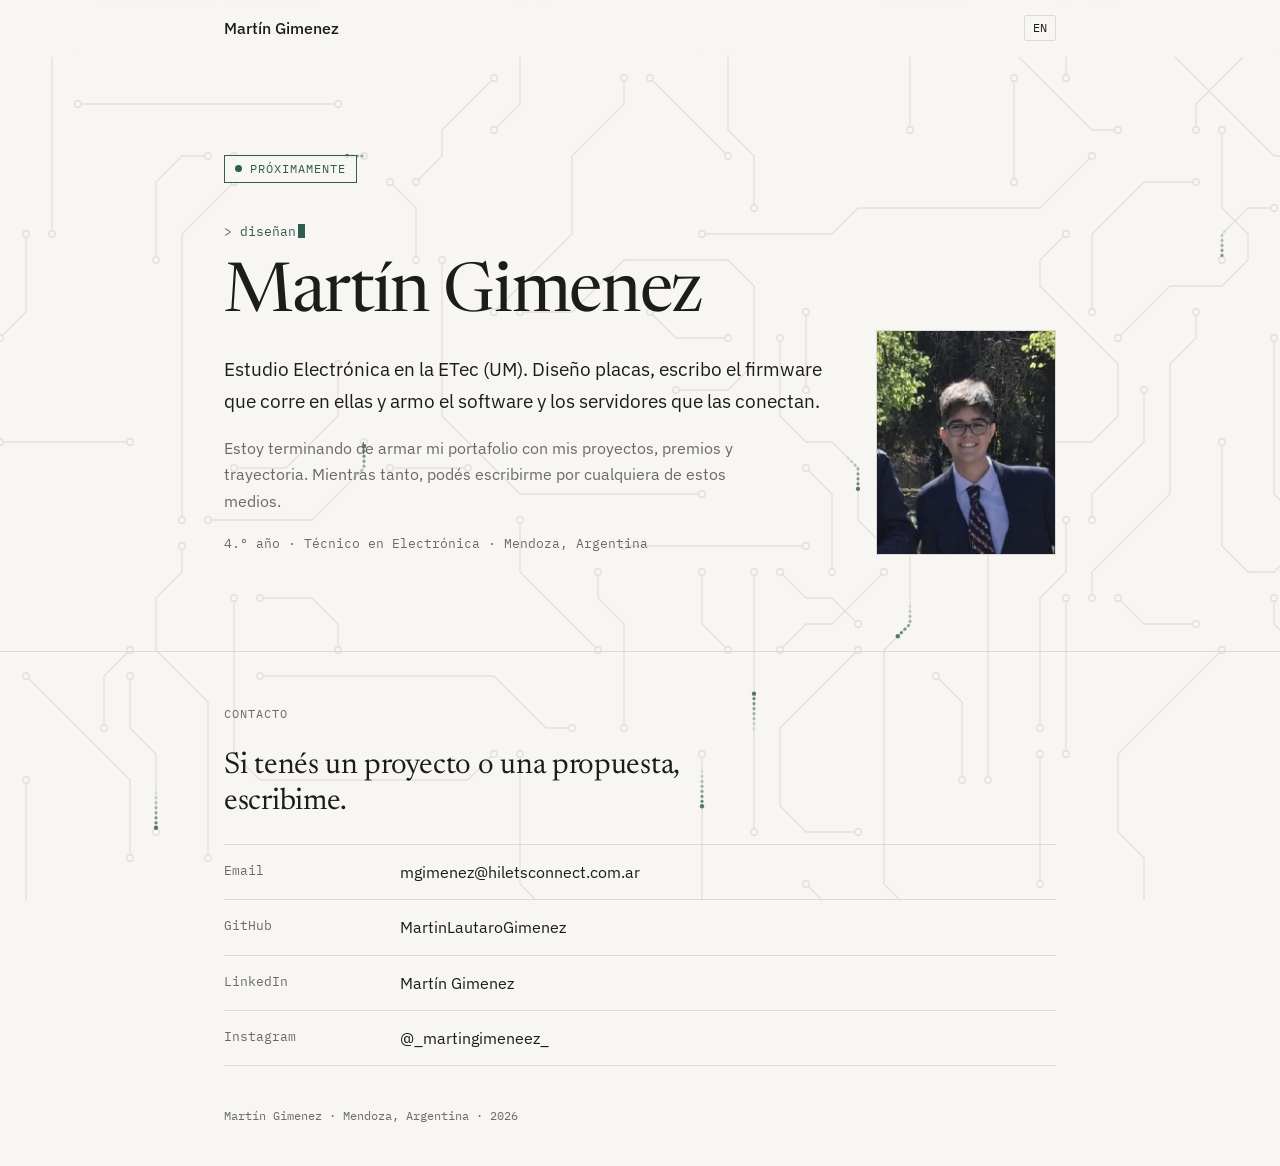
<file: index.html>
<!DOCTYPE html>
<html lang="es" data-lang="es">
<head>
<meta charset="UTF-8">
<meta name="viewport" content="width=device-width, initial-scale=1">
<title>Martín Gimenez · Próximamente</title>
<meta name="description" content="Martín Gimenez — estudiante de Electrónica en ETec (UM), Mendoza. Portafolio en actualización.">
<script>document.documentElement.classList.add('js');</script>
<link rel="preconnect" href="https://fonts.googleapis.com">
<link rel="preconnect" href="https://fonts.gstatic.com" crossorigin>
<link href="https://fonts.googleapis.com/css2?family=Newsreader:opsz,wght@6..72,400;6..72,500&family=IBM+Plex+Sans:wght@400;500&family=IBM+Plex+Mono:wght@400&display=swap" rel="stylesheet">
<link rel="stylesheet" href="/assets/style.css">
</head>
<body data-root="/" data-page="soon">

<main class="wrap">

  <div class="intro soon">
    <div>
      <p class="status"><span lang="es">Próximamente</span><span lang="en">Coming soon</span></p>
      <p class="typing" aria-hidden="true"><span id="typed"></span><span class="caret"></span></p>
      <h1 id="name">Martín Gimenez</h1>
      <p class="lead" lang="es">Estudio Electrónica en la ETec (UM). Diseño placas, escribo el firmware que corre en ellas y armo el software y los servidores que las conectan.</p>
      <p class="lead" lang="en">I study Electronics at ETec (UM). I design circuit boards, write the firmware that runs on them, and build the software and servers that connect them.</p>
      <p class="note" lang="es">Estoy terminando de armar mi portafolio con mis proyectos, premios y trayectoria. Mientras tanto, podés escribirme por cualquiera de estos medios.</p>
      <p class="note" lang="en">I'm finishing my portfolio with my projects, awards and background. In the meantime, you can reach me through any of these channels.</p>
      <p class="meta">
        <span lang="es">4.º año · Técnico en Electrónica · Mendoza, Argentina</span>
        <span lang="en">4th year · Electronics Technician program · Mendoza, Argentina</span>
      </p>
    </div>
    <div class="ph photo has-img"><img src="/img/martin.jpg" alt="Martín Gimenez"></div>
  </div>

</main>

<script src="/assets/main.js"></script>
</body>
</html>
</file>
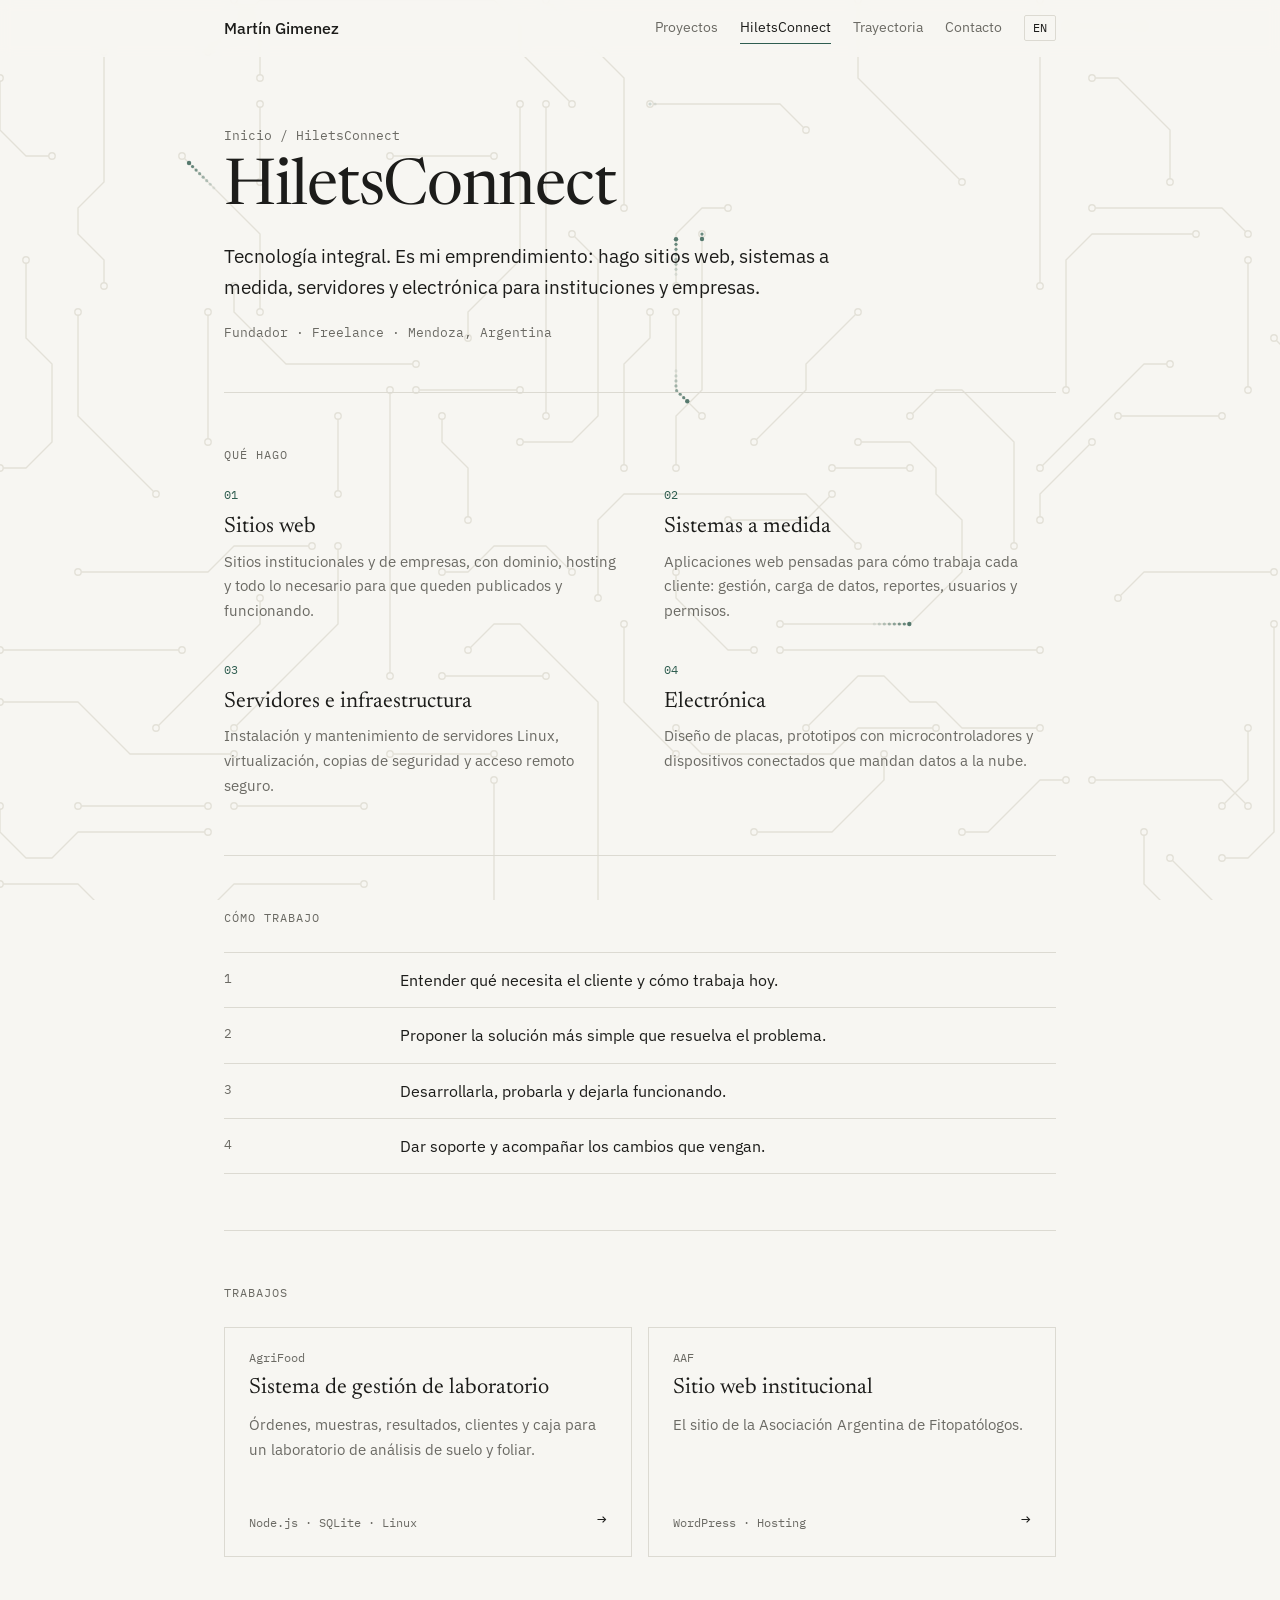
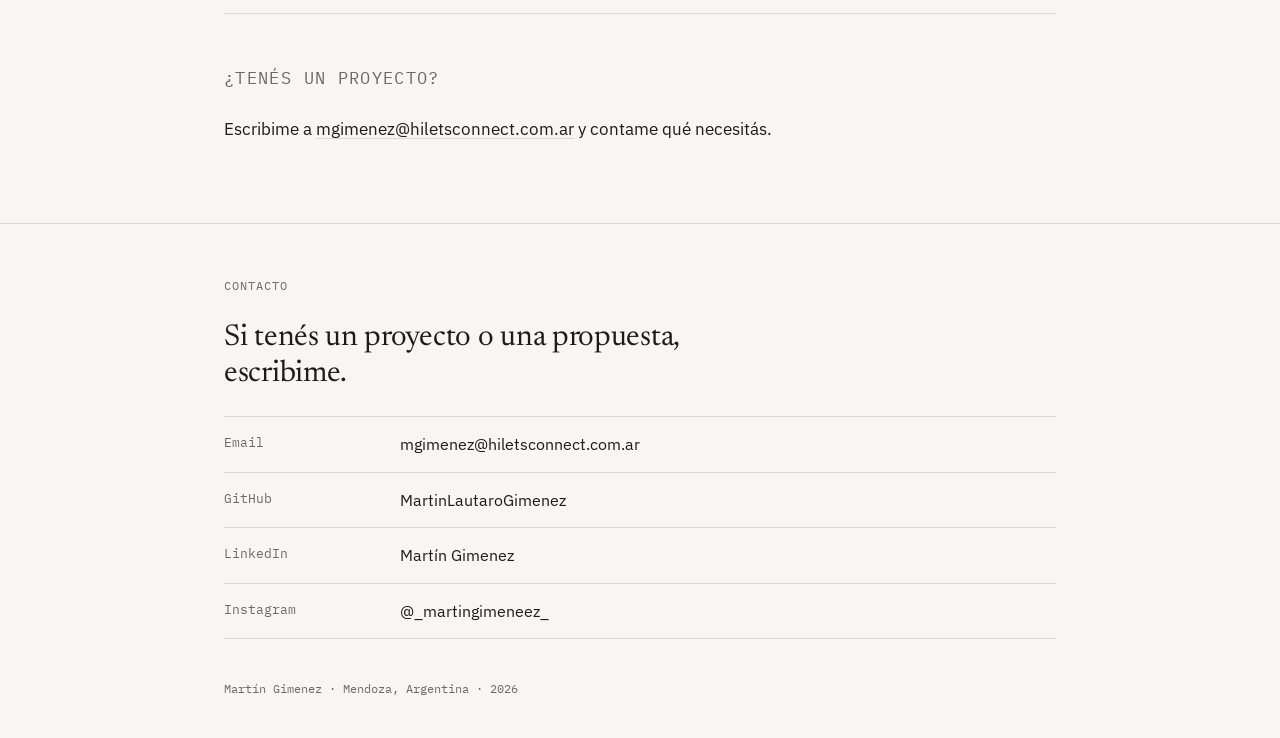
<file: hiletsconnect/index.html>
<!DOCTYPE html>
<html lang="es" data-lang="es">
<head>
<meta charset="UTF-8">
<meta name="viewport" content="width=device-width, initial-scale=1">
<title>HiletsConnect · Martín Gimenez</title>
<meta name="description" content="HiletsConnect: tecnología integral. Sitios web, sistemas a medida, servidores y electrónica.">
<script>document.documentElement.classList.add('js');</script>
<link rel="preconnect" href="https://fonts.googleapis.com">
<link rel="preconnect" href="https://fonts.gstatic.com" crossorigin>
<link href="https://fonts.googleapis.com/css2?family=Newsreader:opsz,wght@6..72,400;6..72,500&family=IBM+Plex+Sans:wght@400;500&family=IBM+Plex+Mono:wght@400&display=swap" rel="stylesheet">
<link rel="stylesheet" href="../assets/style.css">
</head>
<body data-root="../" data-page="hiletsconnect">

<main class="wrap">

  <div class="page-head">
    <p class="crumb"><a href="../"><span lang="es">Inicio</span><span lang="en">Home</span></a> / HiletsConnect</p>
    <h1>HiletsConnect</h1>
    <p class="lead" lang="es">Tecnología integral. Es mi emprendimiento: hago sitios web, sistemas a medida, servidores y electrónica para instituciones y empresas.</p>
    <p class="lead" lang="en">End-to-end technology. It's my own business: I build websites, custom software, servers and electronics for institutions and companies.</p>
    <p class="meta"><span lang="es">Fundador · Freelance · Mendoza, Argentina</span><span lang="en">Founder · Freelance · Mendoza, Argentina</span></p>
  </div>

  <section>
    <p class="label"><span lang="es">Qué hago</span><span lang="en">Services</span></p>
    <div class="grid2">
      <div>
        <span class="n">01</span>
        <h3><span lang="es">Sitios web</span><span lang="en">Websites</span></h3>
        <p lang="es">Sitios institucionales y de empresas, con dominio, hosting y todo lo necesario para que queden publicados y funcionando.</p>
        <p lang="en">Websites for institutions and companies, with domain, hosting and everything needed to get them live and running.</p>
      </div>
      <div>
        <span class="n">02</span>
        <h3><span lang="es">Sistemas a medida</span><span lang="en">Custom software</span></h3>
        <p lang="es">Aplicaciones web pensadas para cómo trabaja cada cliente: gestión, carga de datos, reportes, usuarios y permisos.</p>
        <p lang="en">Web applications shaped around how each client works: management, data entry, reports, users and permissions.</p>
      </div>
      <div>
        <span class="n">03</span>
        <h3><span lang="es">Servidores e infraestructura</span><span lang="en">Servers and infrastructure</span></h3>
        <p lang="es">Instalación y mantenimiento de servidores Linux, virtualización, copias de seguridad y acceso remoto seguro.</p>
        <p lang="en">Setup and maintenance of Linux servers, virtualization, backups and secure remote access.</p>
      </div>
      <div>
        <span class="n">04</span>
        <h3><span lang="es">Electrónica</span><span lang="en">Electronics</span></h3>
        <p lang="es">Diseño de placas, prototipos con microcontroladores y dispositivos conectados que mandan datos a la nube.</p>
        <p lang="en">Circuit board design, microcontroller prototypes and connected devices that send data to the cloud.</p>
      </div>
    </div>
  </section>

  <section>
    <p class="label"><span lang="es">Cómo trabajo</span><span lang="en">How I work</span></p>
    <ul class="rows">
      <li><span class="k">1</span><span class="v"><span lang="es">Entender qué necesita el cliente y cómo trabaja hoy.</span><span lang="en">Understand what the client needs and how they work today.</span></span></li>
      <li><span class="k">2</span><span class="v"><span lang="es">Proponer la solución más simple que resuelva el problema.</span><span lang="en">Propose the simplest solution that solves the problem.</span></span></li>
      <li><span class="k">3</span><span class="v"><span lang="es">Desarrollarla, probarla y dejarla funcionando.</span><span lang="en">Build it, test it and get it running.</span></span></li>
      <li><span class="k">4</span><span class="v"><span lang="es">Dar soporte y acompañar los cambios que vengan.</span><span lang="en">Provide support and handle future changes.</span></span></li>
    </ul>
  </section>

  <section>
    <p class="label"><span lang="es">Trabajos</span><span lang="en">Work</span></p>
    <div class="cards">
      <a class="card" href="../proyectos/agrifood/">
        <span class="num">AgriFood</span>
        <h3><span lang="es">Sistema de gestión de laboratorio</span><span lang="en">Lab management system</span></h3>
        <p lang="es">Órdenes, muestras, resultados, clientes y caja para un laboratorio de análisis de suelo y foliar.</p>
        <p lang="en">Orders, samples, results, clients and billing for a soil and leaf analysis lab.</p>
        <span class="foot"><span>Node.js · SQLite · Linux</span><span class="arrow">→</span></span>
      </a>
      <a class="card" href="../proyectos/aaf/">
        <span class="num">AAF</span>
        <h3><span lang="es">Sitio web institucional</span><span lang="en">Institutional website</span></h3>
        <p lang="es">El sitio de la Asociación Argentina de Fitopatólogos.</p>
        <p lang="en">The website of the Argentine Association of Phytopathologists.</p>
        <span class="foot"><span>WordPress · Hosting</span><span class="arrow">→</span></span>
      </a>
    </div>
  </section>

  <section class="prose">
    <p class="label"><span lang="es">¿Tenés un proyecto?</span><span lang="en">Have a project?</span></p>
    <p lang="es">Escribime a <a href="mailto:mgimenez@hiletsconnect.com.ar">mgimenez@hiletsconnect.com.ar</a> y contame qué necesitás.</p>
    <p lang="en">Email me at <a href="mailto:mgimenez@hiletsconnect.com.ar">mgimenez@hiletsconnect.com.ar</a> and tell me what you need.</p>
  </section>

</main>

<script src="../assets/main.js"></script>
</body>
</html>
</file>
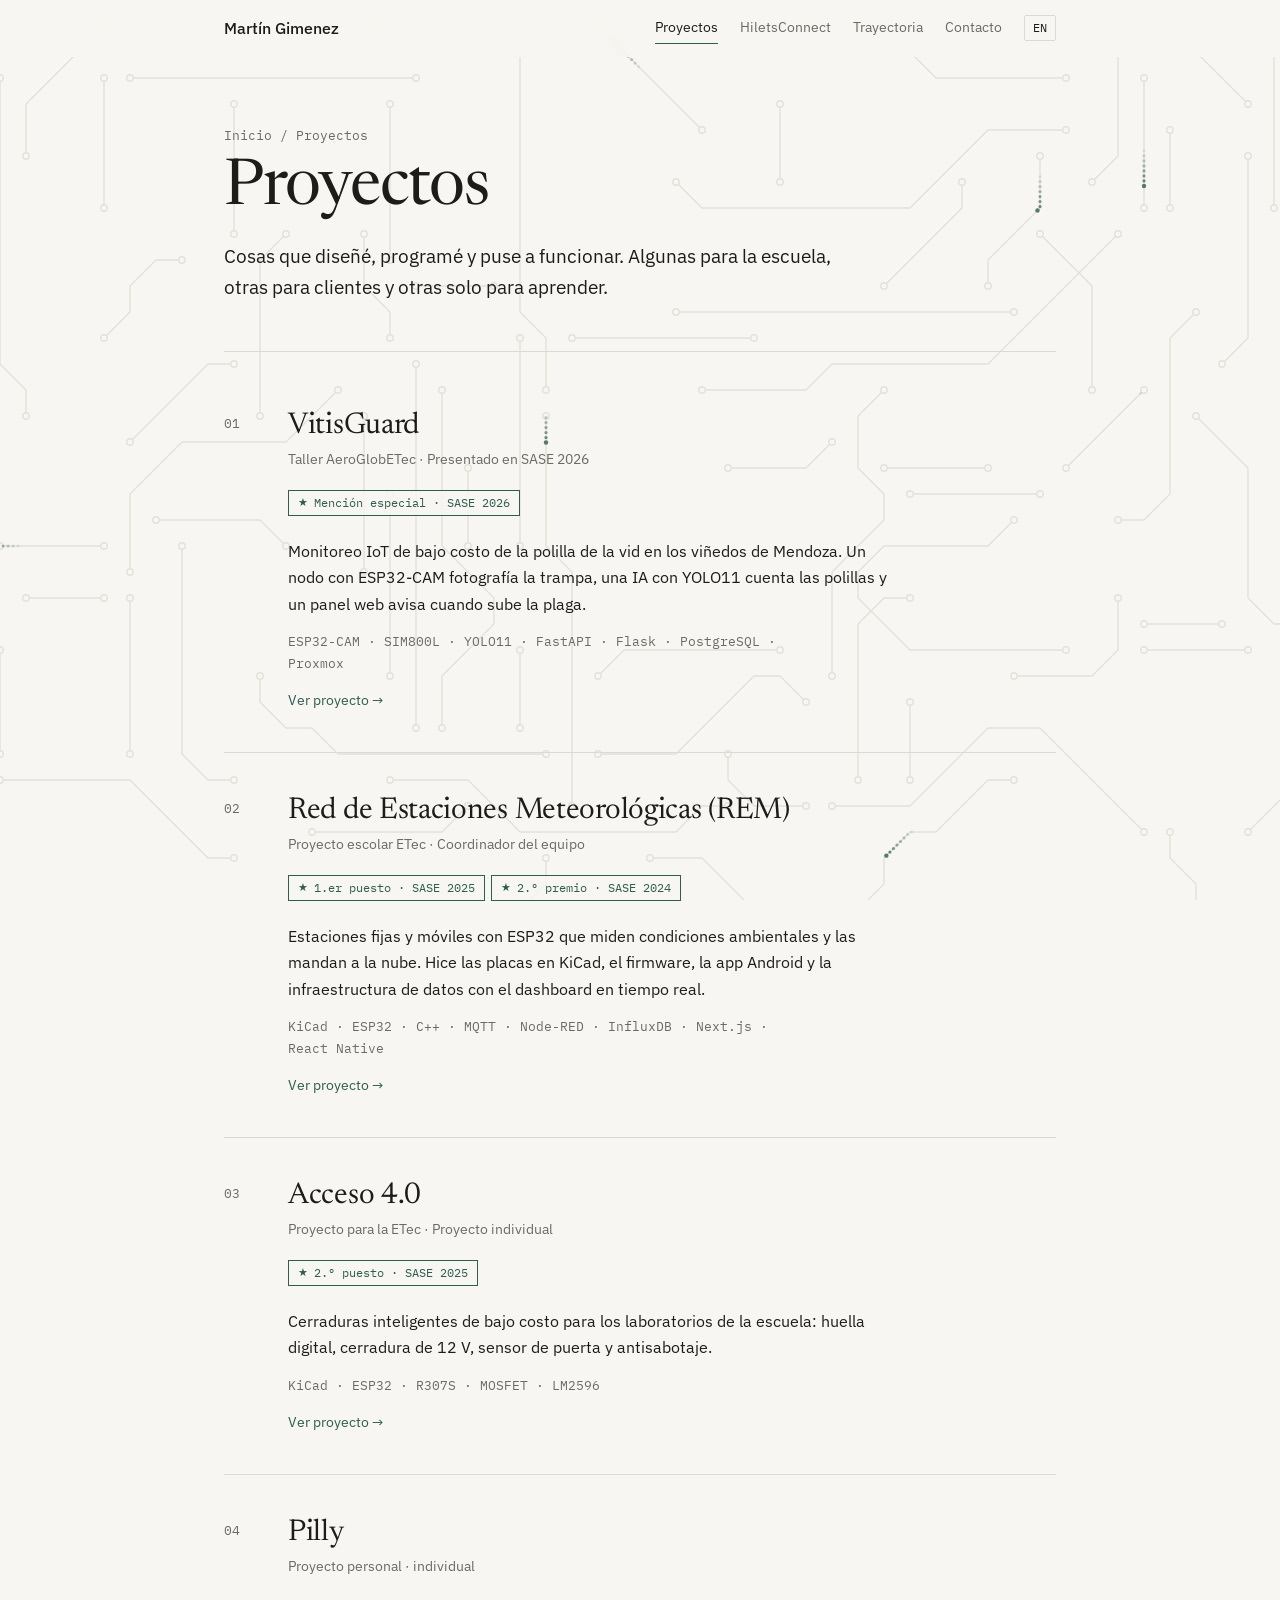
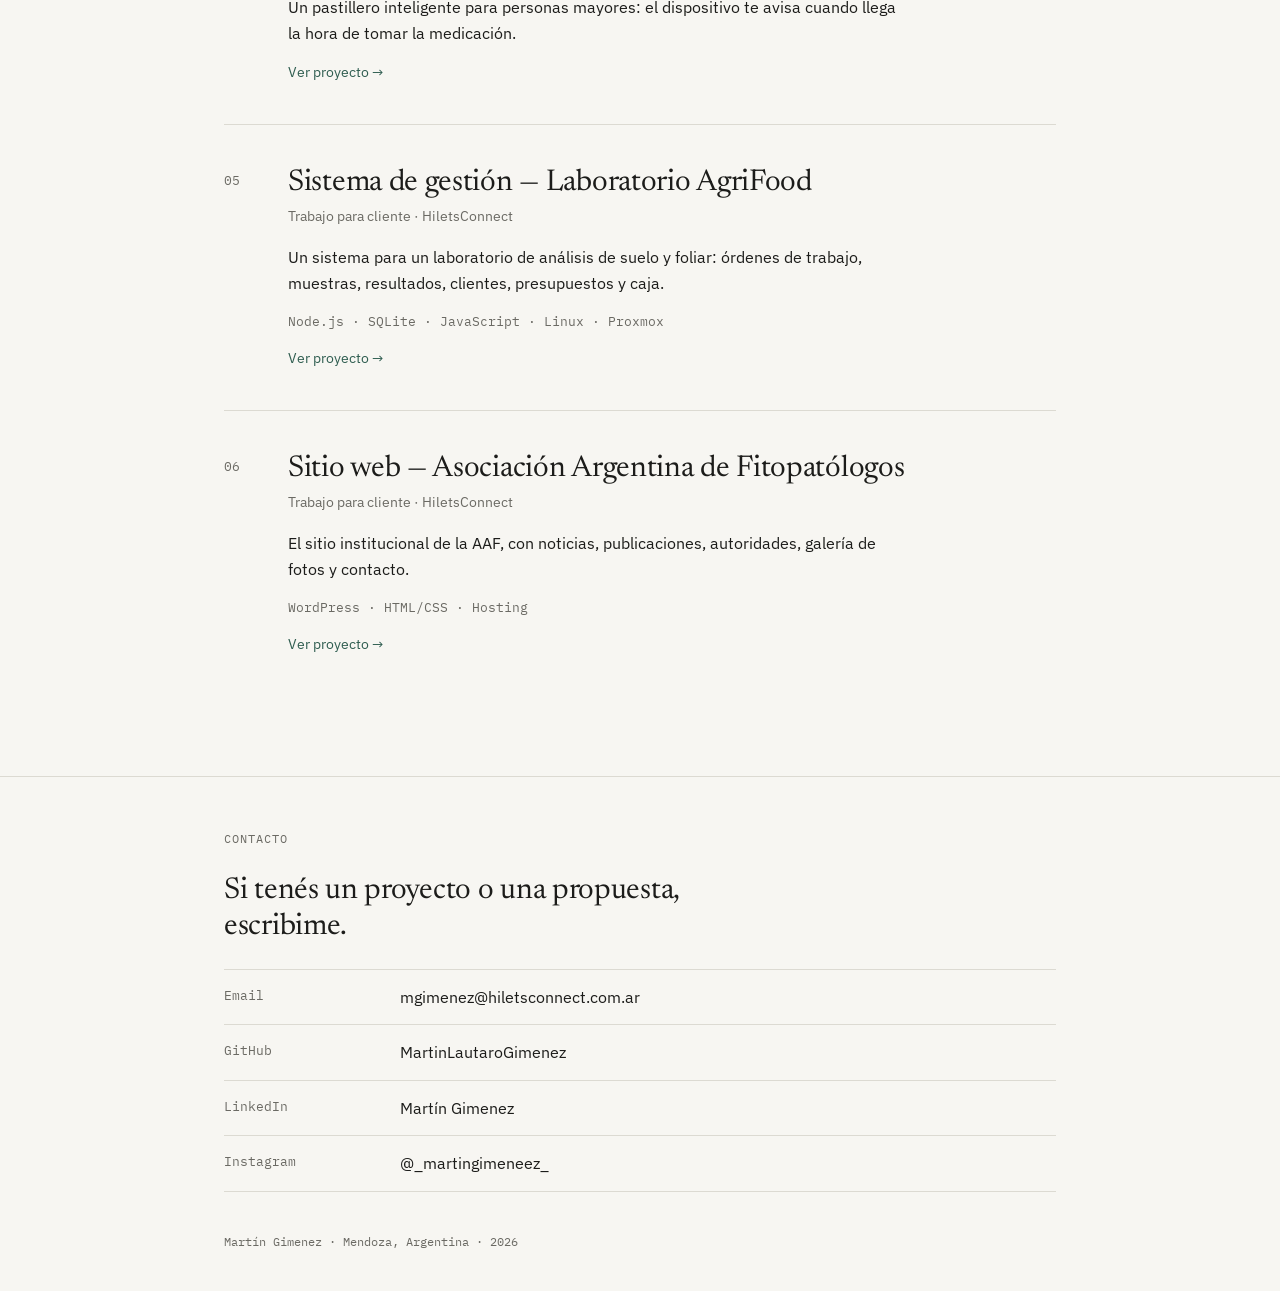
<file: proyectos/index.html>
<!DOCTYPE html>
<html lang="es" data-lang="es">
<head>
<meta charset="UTF-8">
<meta name="viewport" content="width=device-width, initial-scale=1">
<title>Proyectos · Martín Gimenez</title>
<meta name="description" content="Proyectos de Martín Gimenez: IoT y visión por computadora, estaciones meteorológicas, cerraduras inteligentes, sistemas de gestión y sitios web.">
<script>document.documentElement.classList.add('js');</script>
<link rel="preconnect" href="https://fonts.googleapis.com">
<link rel="preconnect" href="https://fonts.gstatic.com" crossorigin>
<link href="https://fonts.googleapis.com/css2?family=Newsreader:opsz,wght@6..72,400;6..72,500&family=IBM+Plex+Sans:wght@400;500&family=IBM+Plex+Mono:wght@400&display=swap" rel="stylesheet">
<link rel="stylesheet" href="../assets/style.css">
</head>
<body data-root="../" data-page="proyectos">

<main class="wrap">

  <div class="page-head">
    <p class="crumb"><a href="../"><span lang="es">Inicio</span><span lang="en">Home</span></a> / <span lang="es">Proyectos</span><span lang="en">Projects</span></p>
    <h1><span lang="es">Proyectos</span><span lang="en">Projects</span></h1>
    <p class="lead" lang="es">Cosas que diseñé, programé y puse a funcionar. Algunas para la escuela, otras para clientes y otras solo para aprender.</p>
    <p class="lead" lang="en">Things I designed, programmed and got running. Some for school, some for clients and some just to learn.</p>
  </div>

  <section>
    <a class="project" href="vitisguard/">
      <div class="num">01</div>
      <div>
        <h2>VitisGuard</h2>
        <p class="role"><span lang="es">Taller AeroGlobETec · Presentado en SASE 2026</span><span lang="en">AeroGlobETec Workshop · Presented at SASE 2026</span></p>
        <p><span class="badge"><span lang="es">Mención especial · SASE 2026</span><span lang="en">Special mention · SASE 2026</span></span></p>
        <p lang="es">Monitoreo IoT de bajo costo de la polilla de la vid en los viñedos de Mendoza. Un nodo con ESP32-CAM fotografía la trampa, una IA con YOLO11 cuenta las polillas y un panel web avisa cuando sube la plaga.</p>
        <p lang="en">Low-cost IoT monitoring of the grapevine moth in Mendoza's vineyards. An ESP32-CAM node photographs the trap, a YOLO11 model counts the moths and a web dashboard alerts when pest pressure rises.</p>
        <p class="stack" style="margin-top:14px">ESP32-CAM · SIM800L · YOLO11 · FastAPI · Flask · PostgreSQL · Proxmox</p>
        <p class="more"><span lang="es">Ver proyecto</span><span lang="en">View project</span> <span class="arr">→</span></p>
      </div>
    </a>

    <a class="project" href="rem/">
      <div class="num">02</div>
      <div>
        <h2><span lang="es">Red de Estaciones Meteorológicas (REM)</span><span lang="en">Weather Station Network (REM)</span></h2>
        <p class="role"><span lang="es">Proyecto escolar ETec · Coordinador del equipo</span><span lang="en">ETec school project · Team coordinator</span></p>
        <p><span class="badge"><span lang="es">1.er puesto · SASE 2025</span><span lang="en">1st place · SASE 2025</span></span><span class="badge"><span lang="es">2.º premio · SASE 2024</span><span lang="en">2nd prize · SASE 2024</span></span></p>
        <p lang="es">Estaciones fijas y móviles con ESP32 que miden condiciones ambientales y las mandan a la nube. Hice las placas en KiCad, el firmware, la app Android y la infraestructura de datos con el dashboard en tiempo real.</p>
        <p lang="en">Fixed and mobile ESP32 stations that measure environmental conditions and send them to the cloud. I made the KiCad boards, the firmware, the Android app and the data infrastructure with a real-time dashboard.</p>
        <p class="stack" style="margin-top:14px">KiCad · ESP32 · C++ · MQTT · Node-RED · InfluxDB · Next.js · React Native</p>
        <p class="more"><span lang="es">Ver proyecto</span><span lang="en">View project</span> <span class="arr">→</span></p>
      </div>
    </a>

    <a class="project" href="acceso/">
      <div class="num">03</div>
      <div>
        <h2>Acceso 4.0</h2>
        <p class="role"><span lang="es">Proyecto para la ETec · Proyecto individual</span><span lang="en">Project for ETec · Solo project</span></p>
        <p><span class="badge"><span lang="es">2.º puesto · SASE 2025</span><span lang="en">2nd place · SASE 2025</span></span></p>
        <p lang="es">Cerraduras inteligentes de bajo costo para los laboratorios de la escuela: huella digital, cerradura de 12 V, sensor de puerta y antisabotaje.</p>
        <p lang="en">Low-cost smart locks for the school's labs: fingerprint reader, 12 V lock, door sensor and tamper detection.</p>
        <p class="stack" style="margin-top:14px">KiCad · ESP32 · R307S · MOSFET · LM2596</p>
        <p class="more"><span lang="es">Ver proyecto</span><span lang="en">View project</span> <span class="arr">→</span></p>
      </div>
    </a>

    <a class="project" href="pilly/">
      <div class="num">04</div>
      <div>
        <h2>Pilly</h2>
        <p class="role"><span lang="es">Proyecto personal · individual</span><span lang="en">Personal project · solo</span></p>
        <p lang="es">Un pastillero inteligente para personas mayores: el dispositivo te avisa cuando llega la hora de tomar la medicación.</p>
        <p lang="en">A smart pill organizer for older adults: the device reminds you when it's time to take your medication.</p>
        <p class="more"><span lang="es">Ver proyecto</span><span lang="en">View project</span> <span class="arr">→</span></p>
      </div>
    </a>

    <a class="project" href="agrifood/">
      <div class="num">05</div>
      <div>
        <h2><span lang="es">Sistema de gestión — Laboratorio AgriFood</span><span lang="en">Lab management system — AgriFood</span></h2>
        <p class="role"><span lang="es">Trabajo para cliente · HiletsConnect</span><span lang="en">Client work · HiletsConnect</span></p>
        <p lang="es">Un sistema para un laboratorio de análisis de suelo y foliar: órdenes de trabajo, muestras, resultados, clientes, presupuestos y caja.</p>
        <p lang="en">A system for a soil and leaf analysis lab: work orders, samples, results, clients, quotes and billing.</p>
        <p class="stack" style="margin-top:14px">Node.js · SQLite · JavaScript · Linux · Proxmox</p>
        <p class="more"><span lang="es">Ver proyecto</span><span lang="en">View project</span> <span class="arr">→</span></p>
      </div>
    </a>

    <a class="project" href="aaf/">
      <div class="num">06</div>
      <div>
        <h2><span lang="es">Sitio web — Asociación Argentina de Fitopatólogos</span><span lang="en">Website — Argentine Association of Phytopathologists</span></h2>
        <p class="role"><span lang="es">Trabajo para cliente · HiletsConnect</span><span lang="en">Client work · HiletsConnect</span></p>
        <p lang="es">El sitio institucional de la AAF, con noticias, publicaciones, autoridades, galería de fotos y contacto.</p>
        <p lang="en">AAF's official website, with news, publications, board members, a photo gallery and contact.</p>
        <p class="stack" style="margin-top:14px">WordPress · HTML/CSS · Hosting</p>
        <p class="more"><span lang="es">Ver proyecto</span><span lang="en">View project</span> <span class="arr">→</span></p>
      </div>
    </a>
  </section>

</main>

<script src="../assets/main.js"></script>
</body>
</html>
</file>
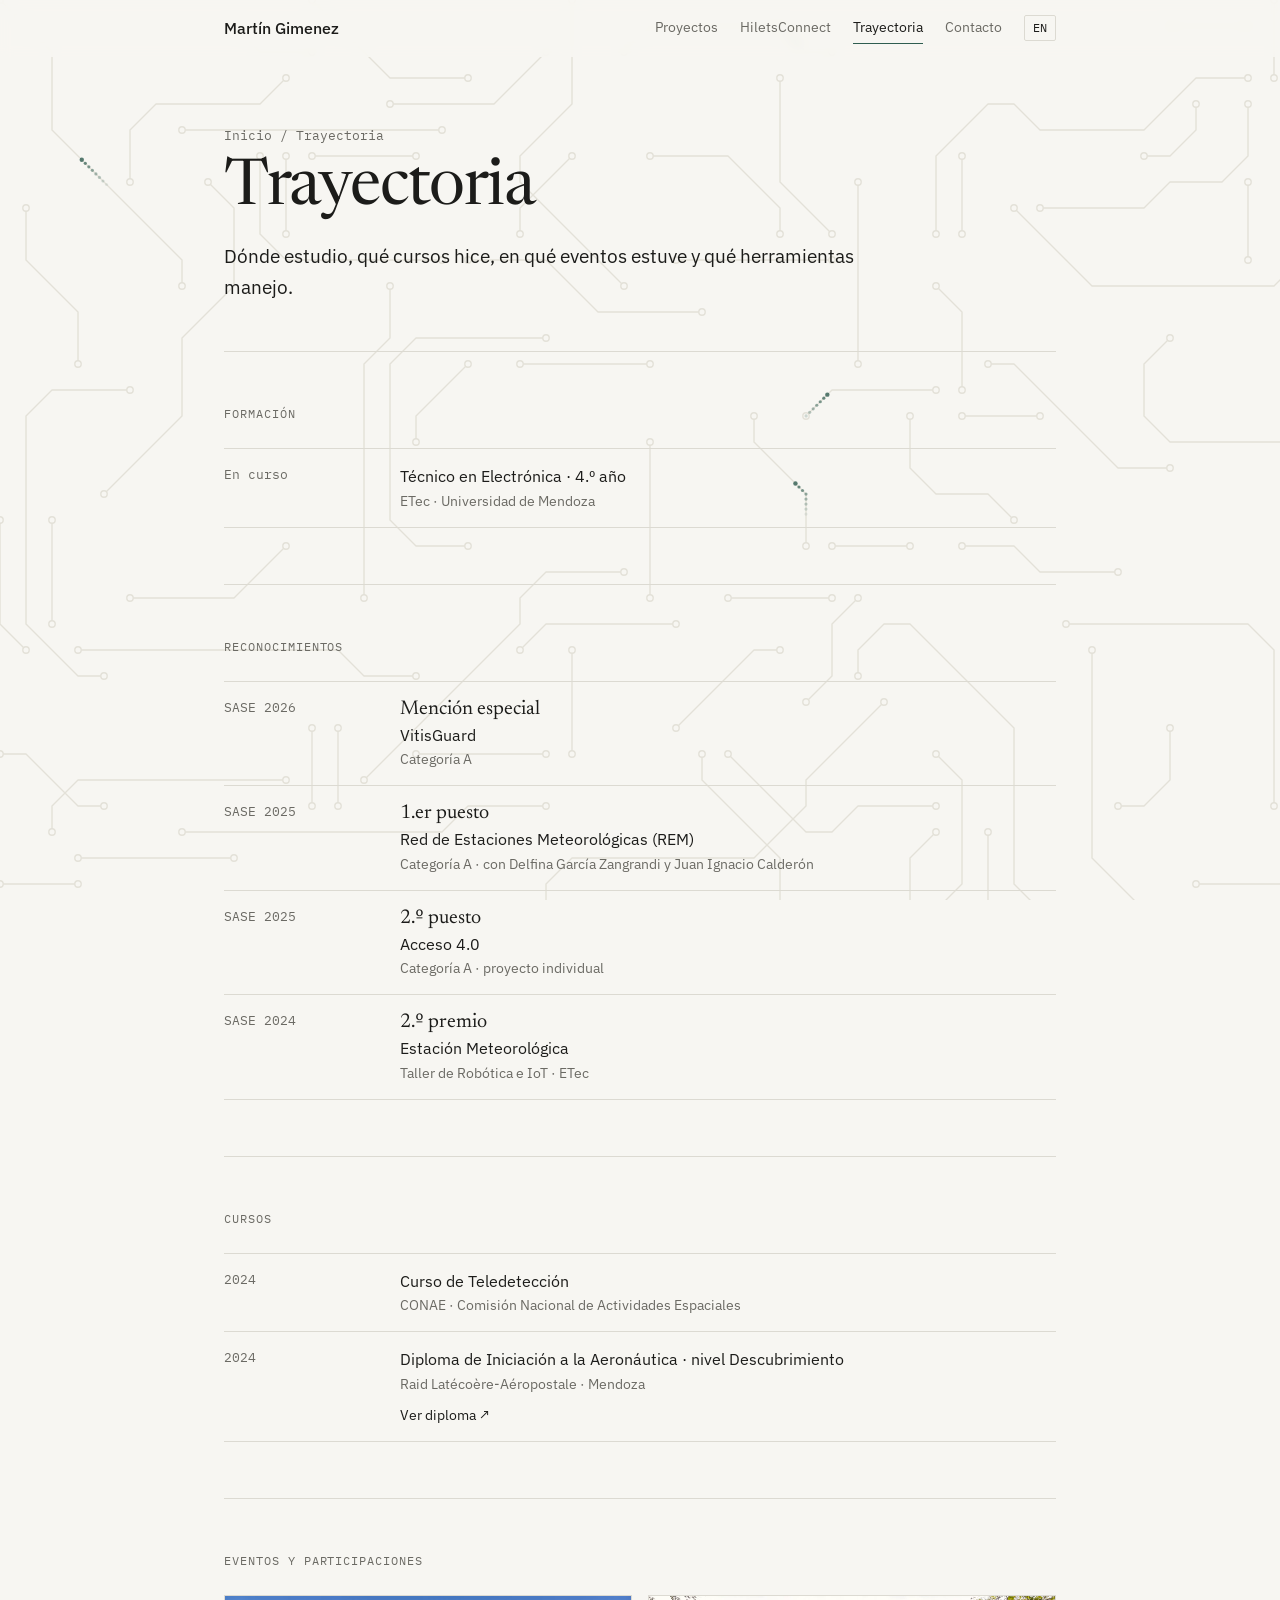
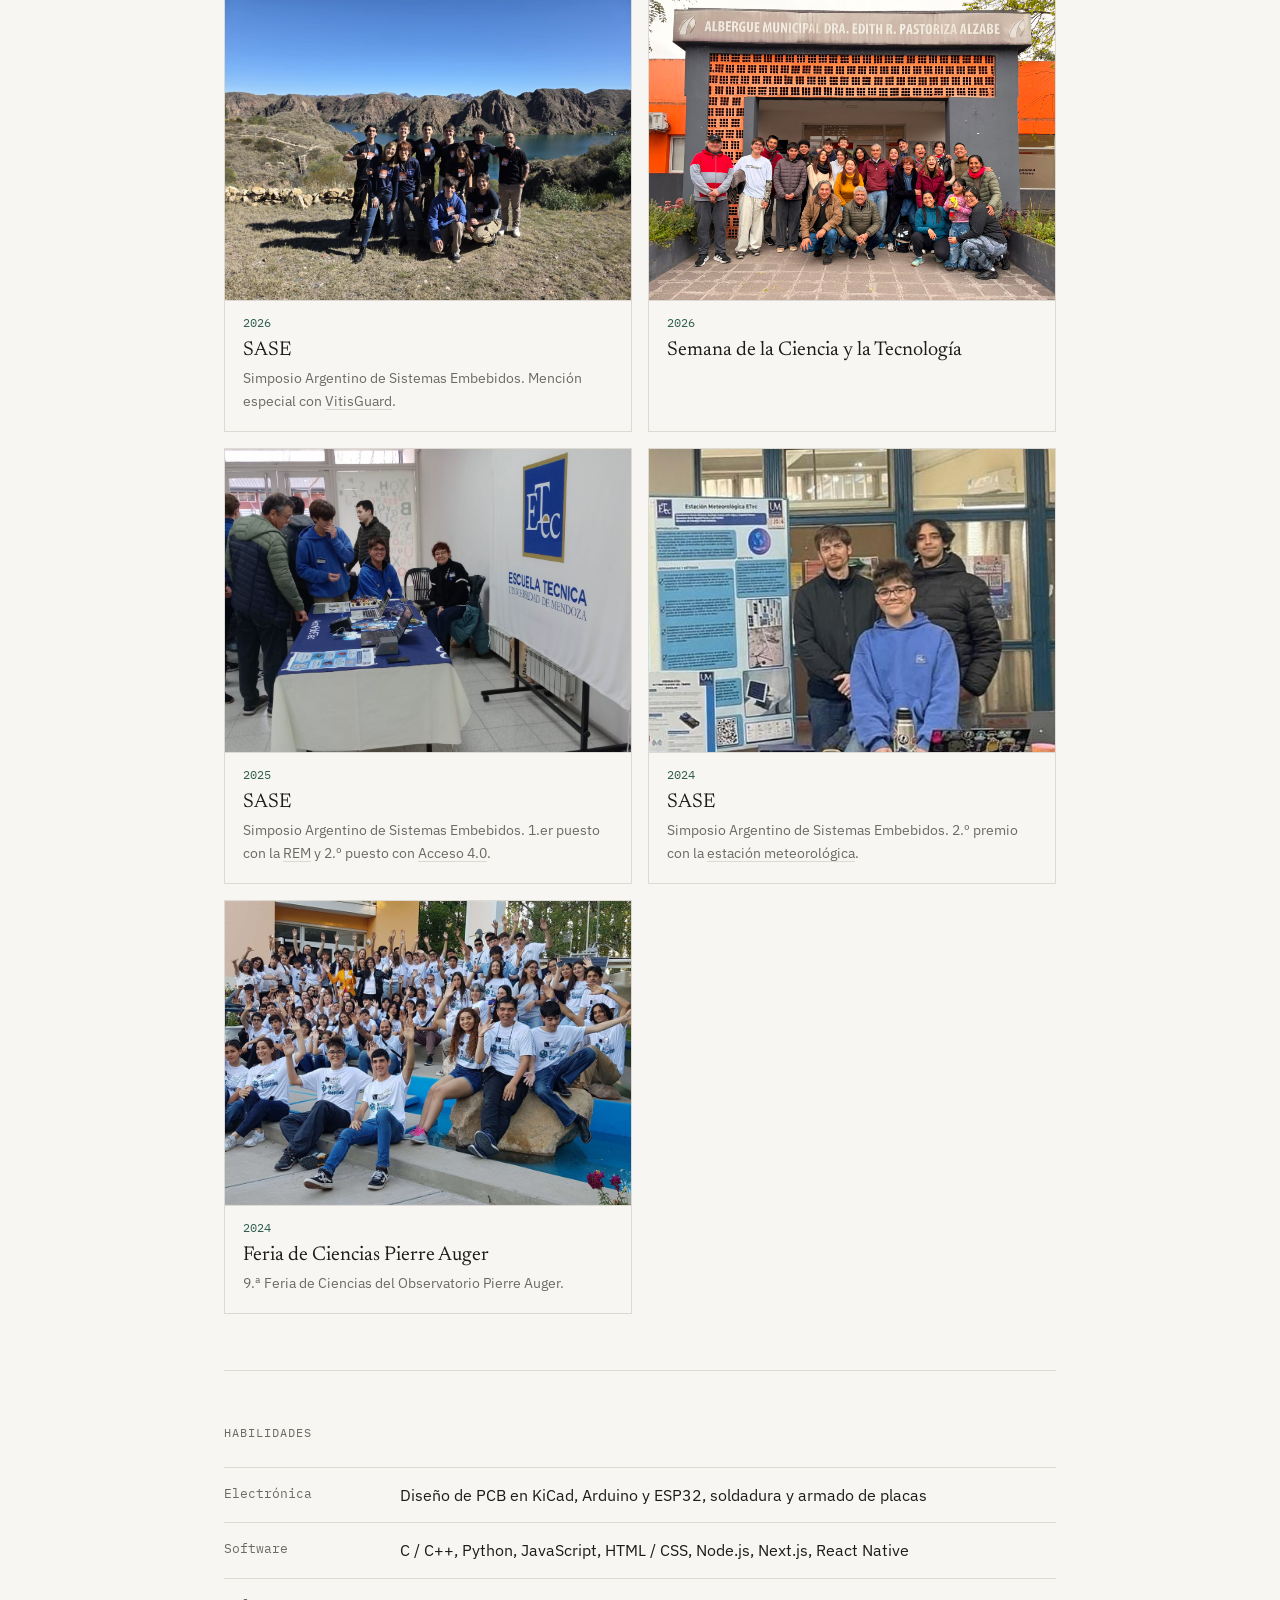
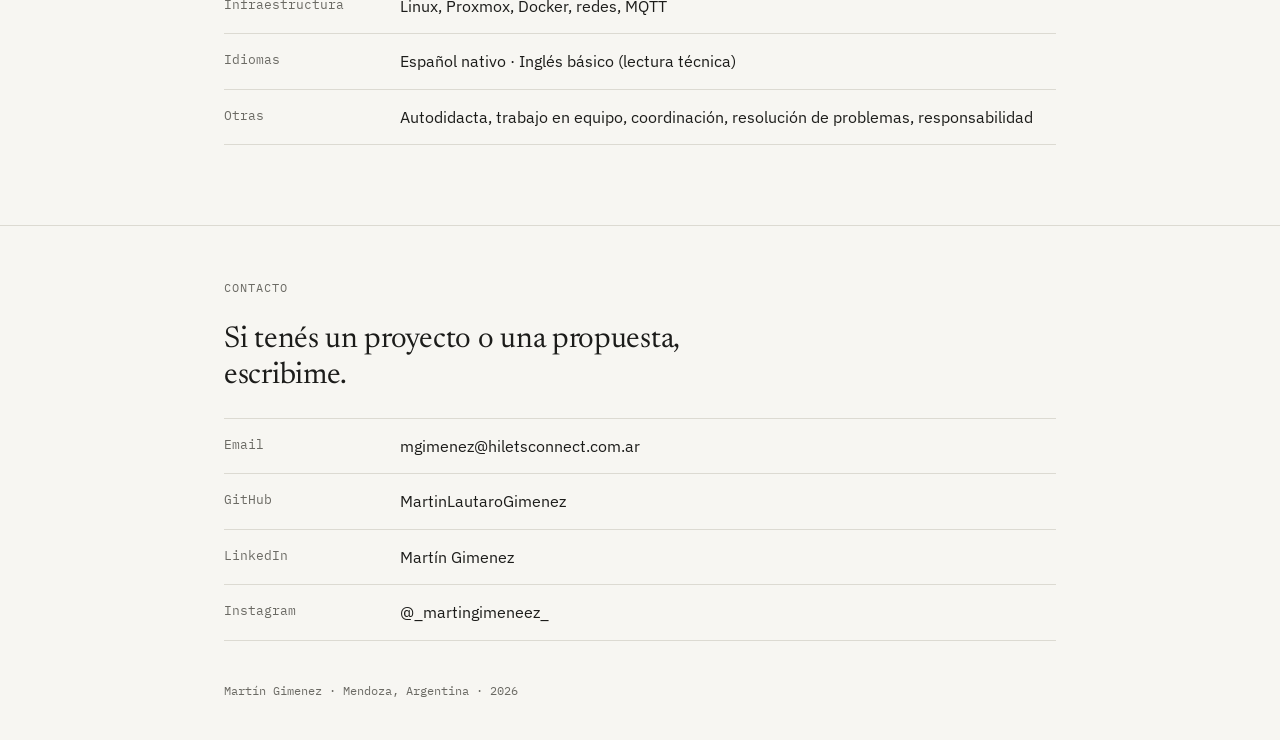
<file: trayectoria/index.html>
<!DOCTYPE html>
<html lang="es" data-lang="es">
<head>
<meta charset="UTF-8">
<meta name="viewport" content="width=device-width, initial-scale=1">
<title>Trayectoria · Martín Gimenez</title>
<meta name="description" content="Formación, cursos, eventos y habilidades de Martín Gimenez.">
<script>document.documentElement.classList.add('js');</script>
<link rel="preconnect" href="https://fonts.googleapis.com">
<link rel="preconnect" href="https://fonts.gstatic.com" crossorigin>
<link href="https://fonts.googleapis.com/css2?family=Newsreader:opsz,wght@6..72,400;6..72,500&family=IBM+Plex+Sans:wght@400;500&family=IBM+Plex+Mono:wght@400&display=swap" rel="stylesheet">
<link rel="stylesheet" href="../assets/style.css">
</head>
<body data-root="../" data-page="trayectoria">

<main class="wrap">

  <div class="page-head">
    <p class="crumb"><a href="../"><span lang="es">Inicio</span><span lang="en">Home</span></a> / <span lang="es">Trayectoria</span><span lang="en">Background</span></p>
    <h1><span lang="es">Trayectoria</span><span lang="en">Background</span></h1>
    <p class="lead" lang="es">Dónde estudio, qué cursos hice, en qué eventos estuve y qué herramientas manejo.</p>
    <p class="lead" lang="en">Where I study, the courses I've taken, events I've attended and the tools I use.</p>
  </div>

  <section>
    <p class="label"><span lang="es">Formación</span><span lang="en">Education</span></p>
    <ul class="rows">
      <li><span class="k"><span lang="es">En curso</span><span lang="en">Ongoing</span></span><span class="v"><span lang="es">Técnico en Electrónica · 4.º año</span><span lang="en">Electronics Technician · 4th year</span><small>ETec · Universidad de Mendoza</small></span></li>
    </ul>
  </section>

  <section>
    <p class="label"><span lang="es">Reconocimientos</span><span lang="en">Awards</span></p>
    <ul class="rows awards">
      <li><span class="k">SASE 2026</span><span class="v"><span class="place"><span lang="es">Mención especial</span><span lang="en">Special mention</span></span><a href="../proyectos/vitisguard/">VitisGuard</a><small lang="es">Categoría A</small><small lang="en">Category A</small></span></li>
      <li><span class="k">SASE 2025</span><span class="v"><span class="place"><span lang="es">1.er puesto</span><span lang="en">1st place</span></span><a href="../proyectos/rem/"><span lang="es">Red de Estaciones Meteorológicas (REM)</span><span lang="en">Weather Station Network (REM)</span></a><small lang="es">Categoría A · con Delfina García Zangrandi y Juan Ignacio Calderón</small><small lang="en">Category A · with Delfina García Zangrandi and Juan Ignacio Calderón</small></span></li>
      <li><span class="k">SASE 2025</span><span class="v"><span class="place"><span lang="es">2.º puesto</span><span lang="en">2nd place</span></span><a href="../proyectos/acceso/">Acceso 4.0</a><small lang="es">Categoría A · proyecto individual</small><small lang="en">Category A · solo project</small></span></li>
      <li><span class="k">SASE 2024</span><span class="v"><span class="place"><span lang="es">2.º premio</span><span lang="en">2nd prize</span></span><a href="../proyectos/rem/"><span lang="es">Estación Meteorológica</span><span lang="en">Weather Station</span></a><small lang="es">Taller de Robótica e IoT · ETec</small><small lang="en">Robotics &amp; IoT Workshop · ETec</small></span></li>
    </ul>
  </section>

  <section>
    <p class="label"><span lang="es">Cursos</span><span lang="en">Courses</span></p>
    <ul class="rows">
      <li><span class="k">2024</span><span class="v"><span lang="es">Curso de Teledetección</span><span lang="en">Remote Sensing Course</span><small lang="es">CONAE · Comisión Nacional de Actividades Espaciales</small><small lang="en">CONAE · Argentine National Space Activities Commission</small></span></li>
      <li><span class="k">2024</span><span class="v"><span lang="es">Diploma de Iniciación a la Aeronáutica · nivel Descubrimiento</span><span lang="en">Introduction to Aeronautics Diploma · Discovery level</span><small>Raid Latécoère-Aéropostale · Mendoza</small><a class="cert" href="../img/latecoere-diploma.jpg" target="_blank" rel="noopener"><span lang="es">Ver diploma</span><span lang="en">View diploma</span> ↗</a></span></li>
    </ul>
  </section>

  <section>
    <p class="label"><span lang="es">Eventos y participaciones</span><span lang="en">Events</span></p>
    <div class="events">
      <article class="event">
        <div class="ph has-img"><img src="../img/sase-2026-b.jpg" alt="Equipo de la ETec en SASE 2026" loading="lazy"></div>
        <div class="body">
          <span class="yr">2026</span>
          <h3>SASE</h3>
          <p lang="es">Simposio Argentino de Sistemas Embebidos. Mención especial con <a href="../proyectos/vitisguard/">VitisGuard</a>.</p>
          <p lang="en">Argentine Symposium on Embedded Systems. Special mention for <a href="../proyectos/vitisguard/">VitisGuard</a>.</p>
        </div>
      </article>
      <article class="event">
        <div class="ph has-img"><img src="../img/semana-ciencia-2026.jpg" alt="Grupo en la Semana de la Ciencia y la Tecnología 2026" loading="lazy"></div>
        <div class="body">
          <span class="yr">2026</span>
          <h3><span lang="es">Semana de la Ciencia y la Tecnología</span><span lang="en">Science and Technology Week</span></h3>
        </div>
      </article>
      <article class="event">
        <div class="ph has-img"><img src="../img/sase-2025.jpg" alt="Stand de la ETec en SASE 2025" loading="lazy"></div>
        <div class="body">
          <span class="yr">2025</span>
          <h3>SASE</h3>
          <p lang="es">Simposio Argentino de Sistemas Embebidos. 1.er puesto con la <a href="../proyectos/rem/">REM</a> y 2.º puesto con <a href="../proyectos/acceso/">Acceso 4.0</a>.</p>
          <p lang="en">Argentine Symposium on Embedded Systems. 1st place with <a href="../proyectos/rem/">REM</a> and 2nd place with <a href="../proyectos/acceso/">Acceso 4.0</a>.</p>
        </div>
      </article>
      <article class="event">
        <div class="ph has-img"><img src="../img/sase-2024.jpg" alt="Presentando la estación meteorológica en SASE 2024" loading="lazy" style="object-position: center 55%"></div>
        <div class="body">
          <span class="yr">2024</span>
          <h3>SASE</h3>
          <p lang="es">Simposio Argentino de Sistemas Embebidos. 2.º premio con la <a href="../proyectos/rem/">estación meteorológica</a>.</p>
          <p lang="en">Argentine Symposium on Embedded Systems. 2nd prize with the <a href="../proyectos/rem/">weather station</a>.</p>
        </div>
      </article>
      <article class="event">
        <div class="ph has-img"><img src="../img/pierre-auger-2024.jpg" alt="Participantes de la 9.ª Feria de Ciencias del Observatorio Pierre Auger 2024" loading="lazy"></div>
        <div class="body">
          <span class="yr">2024</span>
          <h3><span lang="es">Feria de Ciencias Pierre Auger</span><span lang="en">Pierre Auger Science Fair</span></h3>
          <p lang="es">9.ª Feria de Ciencias del Observatorio Pierre Auger.</p>
          <p lang="en">9th Science Fair of the Pierre Auger Observatory.</p>
        </div>
      </article>
    </div>
  </section>

  <section>
    <p class="label"><span lang="es">Habilidades</span><span lang="en">Skills</span></p>
    <ul class="rows">
      <li><span class="k"><span lang="es">Electrónica</span><span lang="en">Electronics</span></span><span class="v"><span lang="es">Diseño de PCB en KiCad, Arduino y ESP32, soldadura y armado de placas</span><span lang="en">PCB design in KiCad, Arduino and ESP32, soldering and board assembly</span></span></li>
      <li><span class="k">Software</span><span class="v">C / C++, Python, JavaScript, HTML / CSS, Node.js, Next.js, React Native</span></li>
      <li><span class="k"><span lang="es">Infraestructura</span><span lang="en">Infrastructure</span></span><span class="v"><span lang="es">Linux, Proxmox, Docker, redes, MQTT</span><span lang="en">Linux, Proxmox, Docker, networking, MQTT</span></span></li>
      <li><span class="k"><span lang="es">Idiomas</span><span lang="en">Languages</span></span><span class="v"><span lang="es">Español nativo · Inglés básico (lectura técnica)</span><span lang="en">Spanish (native) · English (basic, technical reading)</span></span></li>
      <li><span class="k"><span lang="es">Otras</span><span lang="en">Other</span></span><span class="v"><span lang="es">Autodidacta, trabajo en equipo, coordinación, resolución de problemas, responsabilidad</span><span lang="en">Self-taught, teamwork, coordination, problem solving, reliability</span></span></li>
    </ul>
  </section>

</main>

<script src="../assets/main.js"></script>
</body>
</html>
</file>
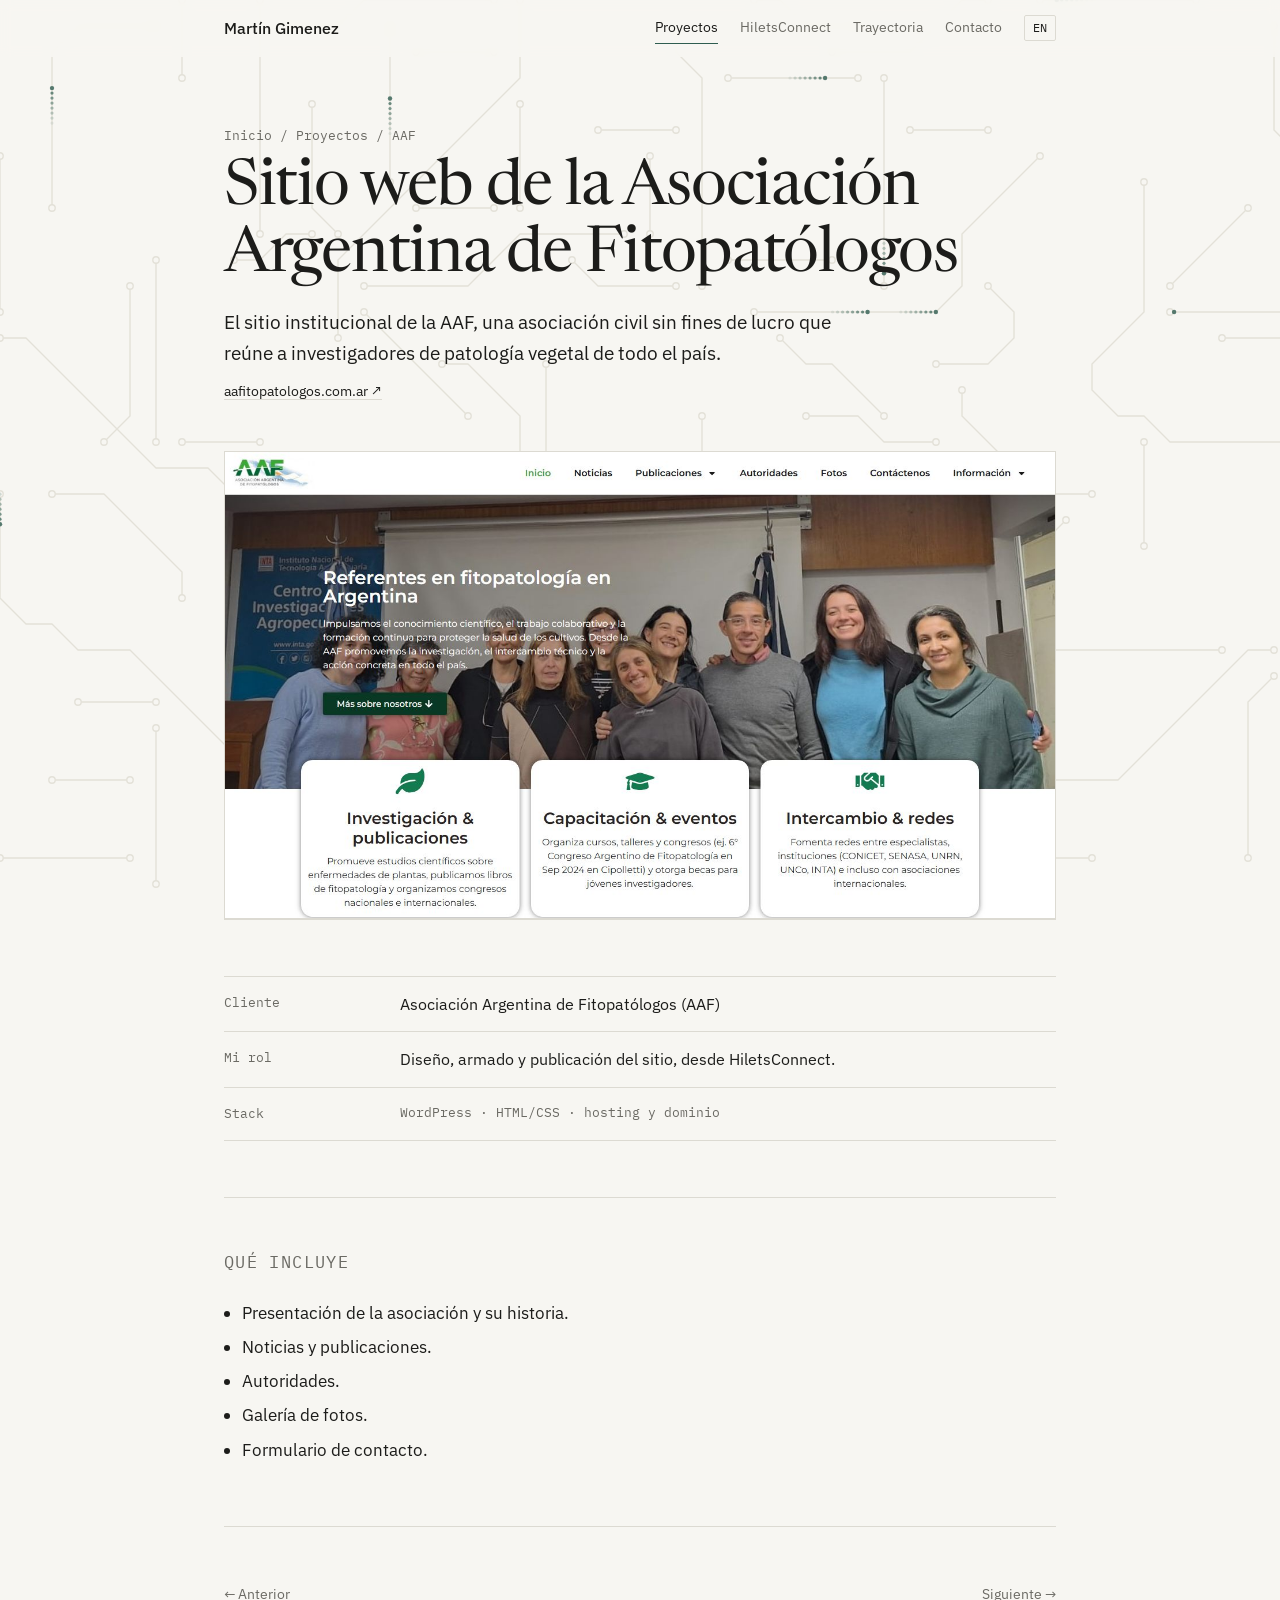
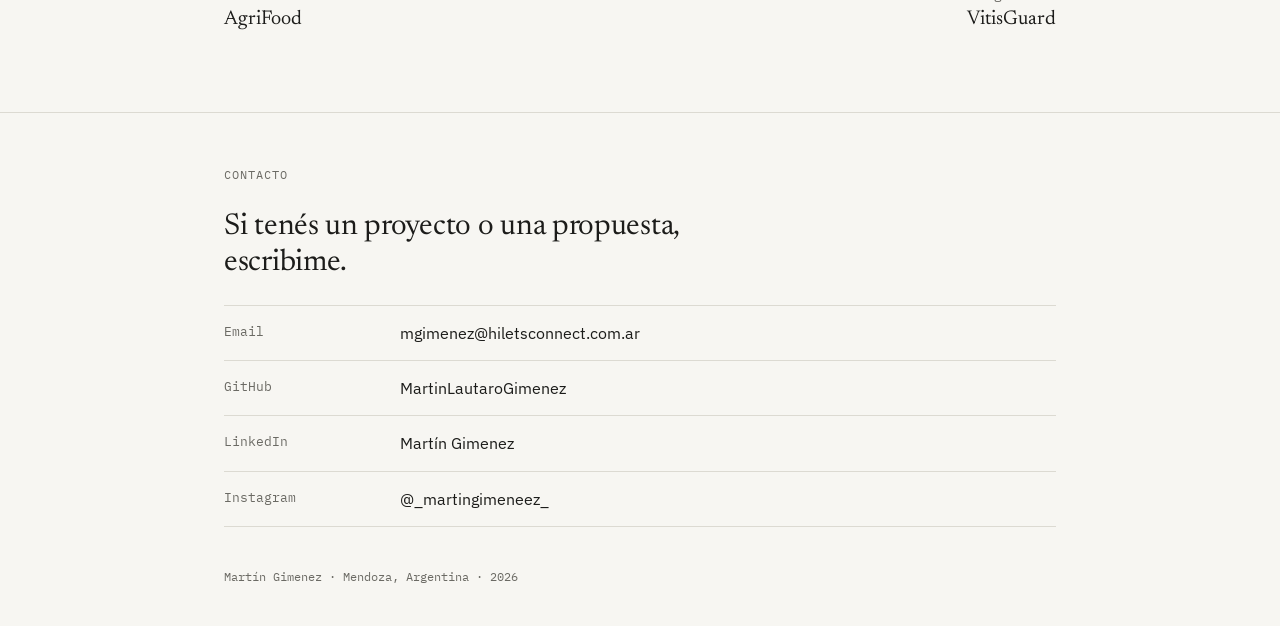
<file: proyectos/aaf/index.html>
<!DOCTYPE html>
<html lang="es" data-lang="es">
<head>
<meta charset="UTF-8">
<meta name="viewport" content="width=device-width, initial-scale=1">
<title>Sitio AAF · Martín Gimenez</title>
<meta name="description" content="Sitio web institucional de la Asociación Argentina de Fitopatólogos, hecho por HiletsConnect.">
<script>document.documentElement.classList.add('js');</script>
<link rel="preconnect" href="https://fonts.googleapis.com">
<link rel="preconnect" href="https://fonts.gstatic.com" crossorigin>
<link href="https://fonts.googleapis.com/css2?family=Newsreader:opsz,wght@6..72,400;6..72,500&family=IBM+Plex+Sans:wght@400;500&family=IBM+Plex+Mono:wght@400&display=swap" rel="stylesheet">
<link rel="stylesheet" href="../../assets/style.css">
</head>
<body data-root="../../" data-page="proyectos">

<main class="wrap">

  <div class="page-head">
    <p class="crumb"><a href="../../"><span lang="es">Inicio</span><span lang="en">Home</span></a> / <a href="../"><span lang="es">Proyectos</span><span lang="en">Projects</span></a> / AAF</p>
    <h1><span lang="es">Sitio web de la Asociación Argentina de Fitopatólogos</span><span lang="en">Argentine Association of Phytopathologists website</span></h1>
    <p class="lead" lang="es">El sitio institucional de la AAF, una asociación civil sin fines de lucro que reúne a investigadores de patología vegetal de todo el país.</p>
    <p class="lead" lang="en">The official website of AAF, a non-profit that brings together plant pathology researchers from across Argentina.</p>
    <p class="links"><a href="https://aafitopatologos.com.ar/" target="_blank" rel="noopener">aafitopatologos.com.ar ↗</a></p>
  </div>

  <div class="ph shot has-img"><img src="../../img/aaf-sitio.jpg" alt="Página de inicio del sitio de la AAF" style="object-position: top"></div>

  <section>
    <ul class="rows">
      <li><span class="k"><span lang="es">Cliente</span><span lang="en">Client</span></span><span class="v"><span lang="es">Asociación Argentina de Fitopatólogos (AAF)</span><span lang="en">Argentine Association of Phytopathologists (AAF)</span></span></li>
      <li><span class="k"><span lang="es">Mi rol</span><span lang="en">My role</span></span><span class="v"><span lang="es">Diseño, armado y publicación del sitio, desde <a href="../../hiletsconnect/">HiletsConnect</a>.</span><span lang="en">Design, build and launch, through <a href="../../hiletsconnect/">HiletsConnect</a>.</span></span></li>
      <li><span class="k">Stack</span><span class="v stack">WordPress · HTML/CSS · <span lang="es">hosting y dominio</span><span lang="en">hosting &amp; domain</span></span></li>
    </ul>
  </section>

  <section class="prose">
    <p class="label"><span lang="es">Qué incluye</span><span lang="en">What's included</span></p>
    <ul lang="es">
      <li>Presentación de la asociación y su historia.</li>
      <li>Noticias y publicaciones.</li>
      <li>Autoridades.</li>
      <li>Galería de fotos.</li>
      <li>Formulario de contacto.</li>
    </ul>
    <ul lang="en">
      <li>About the association and its history.</li>
      <li>News and publications.</li>
      <li>Board members.</li>
      <li>Photo gallery.</li>
      <li>Contact form.</li>
    </ul>
  </section>

  <section>
    <div class="pager">
      <a href="../agrifood/"><span lang="es">← Anterior</span><span lang="en">← Previous</span><strong>AgriFood</strong></a>
      <a href="../vitisguard/"><span lang="es">Siguiente →</span><span lang="en">Next →</span><strong>VitisGuard</strong></a>
    </div>
  </section>

</main>

<script src="../../assets/main.js"></script>
</body>
</html>
</file>
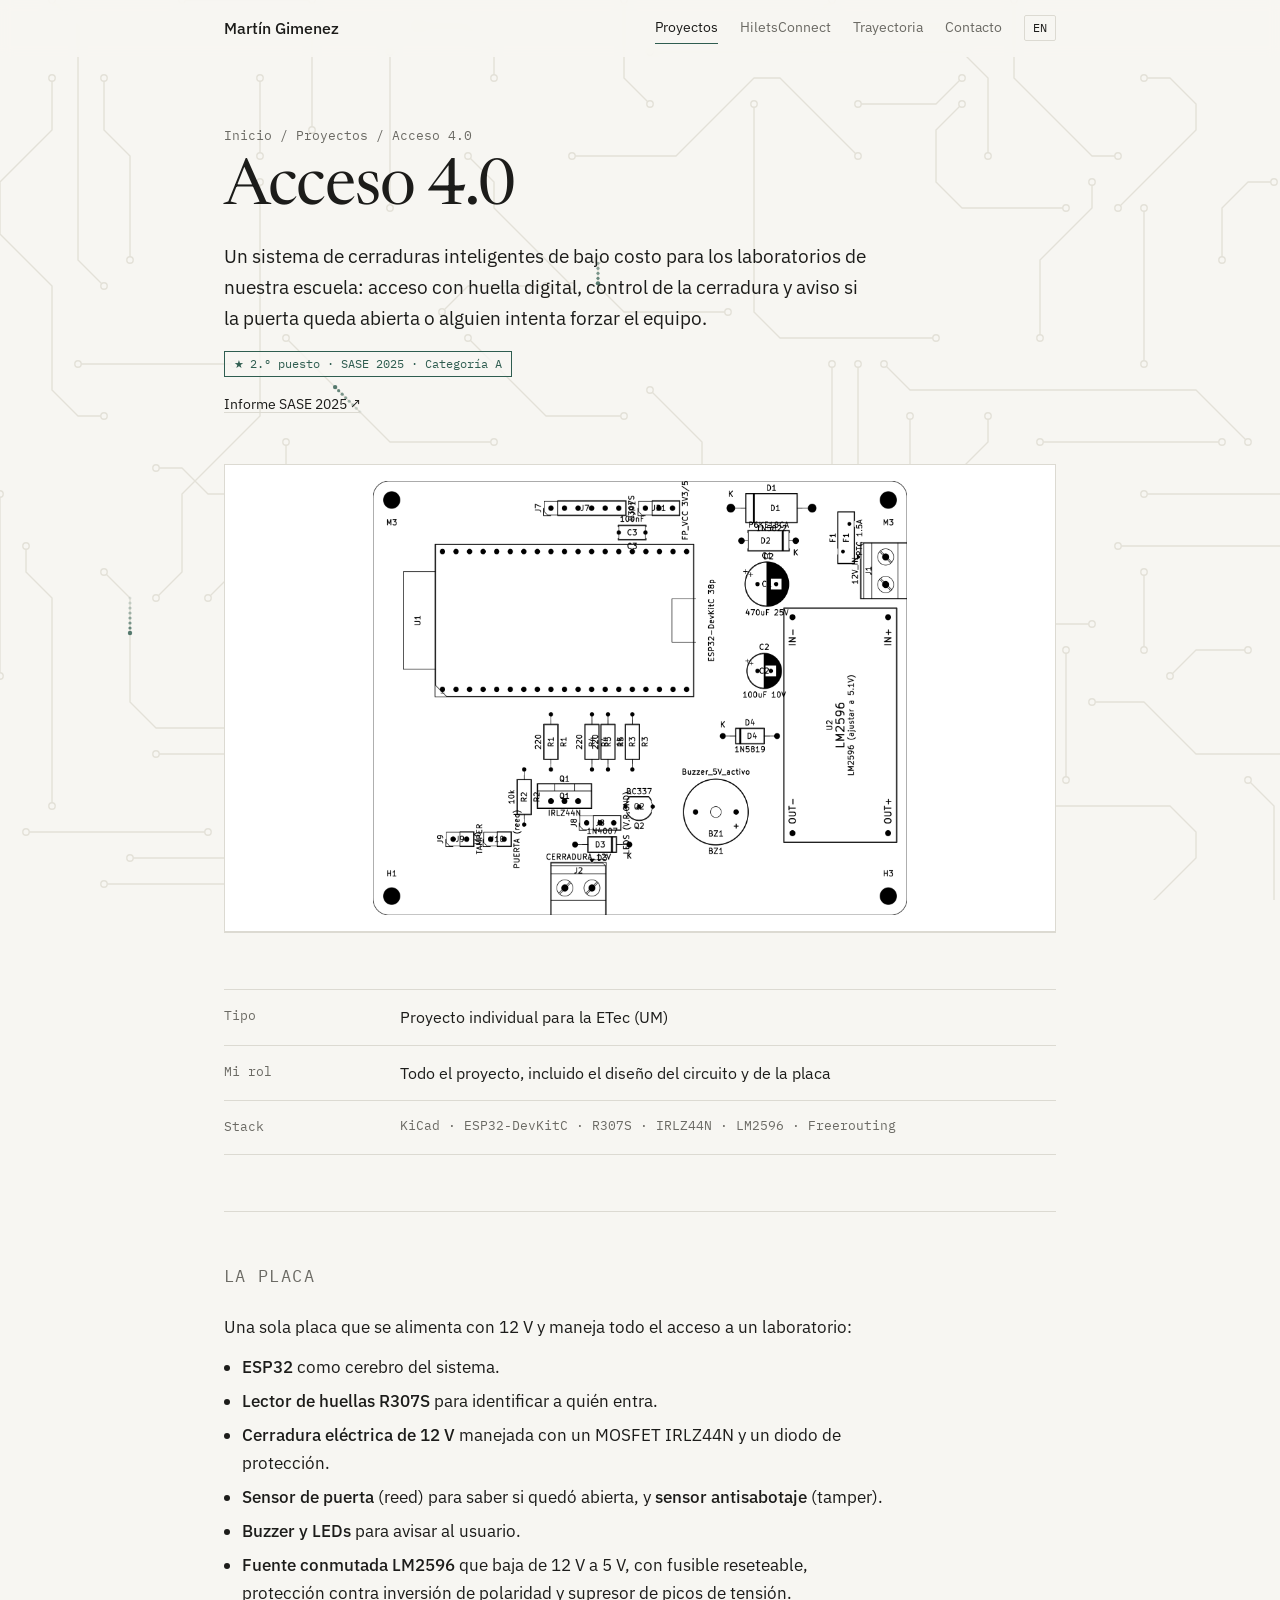
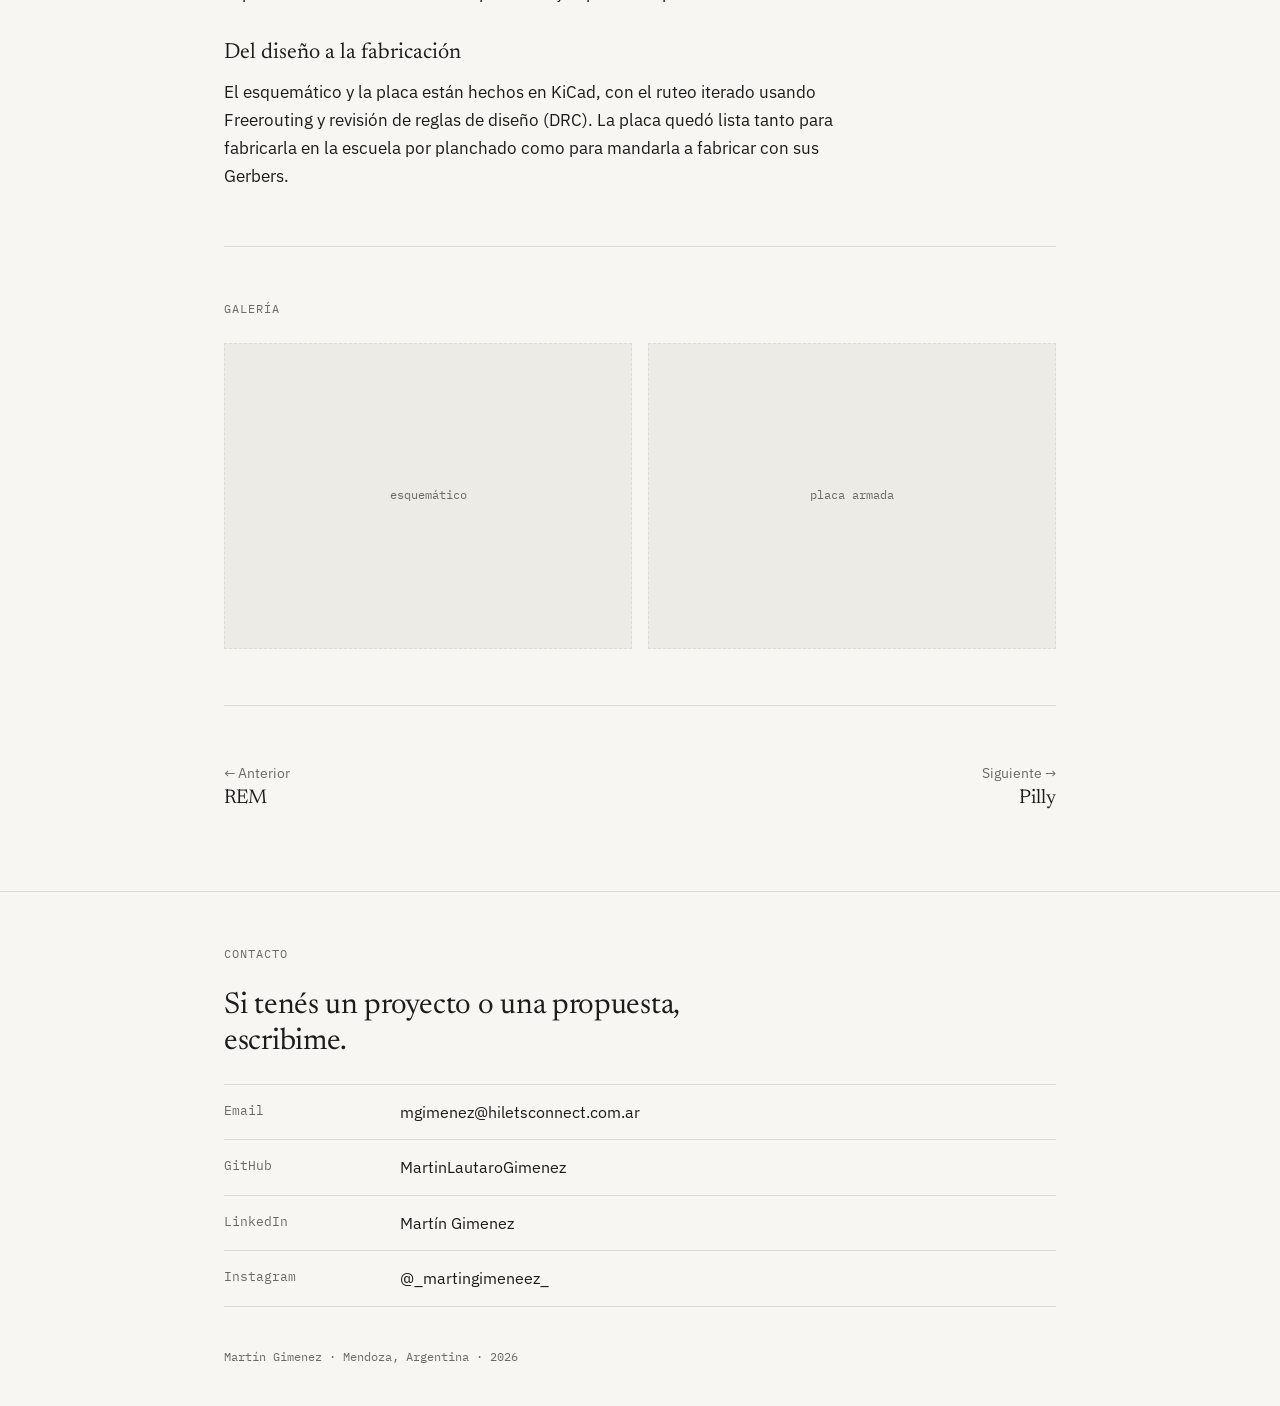
<file: proyectos/acceso/index.html>
<!DOCTYPE html>
<html lang="es" data-lang="es">
<head>
<meta charset="UTF-8">
<meta name="viewport" content="width=device-width, initial-scale=1">
<title>Acceso 4.0 · Martín Gimenez</title>
<meta name="description" content="Acceso 4.0: sistema de cerraduras inteligentes de bajo costo para los laboratorios de la ETec.">
<script>document.documentElement.classList.add('js');</script>
<link rel="preconnect" href="https://fonts.googleapis.com">
<link rel="preconnect" href="https://fonts.gstatic.com" crossorigin>
<link href="https://fonts.googleapis.com/css2?family=Newsreader:opsz,wght@6..72,400;6..72,500&family=IBM+Plex+Sans:wght@400;500&family=IBM+Plex+Mono:wght@400&display=swap" rel="stylesheet">
<link rel="stylesheet" href="../../assets/style.css">
</head>
<body data-root="../../" data-page="proyectos">

<main class="wrap">

  <div class="page-head">
    <p class="crumb"><a href="../../"><span lang="es">Inicio</span><span lang="en">Home</span></a> / <a href="../"><span lang="es">Proyectos</span><span lang="en">Projects</span></a> / Acceso 4.0</p>
    <h1>Acceso 4.0</h1>
    <p class="lead" lang="es">Un sistema de cerraduras inteligentes de bajo costo para los laboratorios de nuestra escuela: acceso con huella digital, control de la cerradura y aviso si la puerta queda abierta o alguien intenta forzar el equipo.</p>
    <p class="lead" lang="en">A low-cost smart lock system for our school's labs: fingerprint access, lock control and alerts if the door is left open or someone tries to tamper with the unit.</p>
    <p class="badges"><span class="badge"><span lang="es">2.º puesto · SASE 2025 · Categoría A</span><span lang="en">2nd place · SASE 2025 · Category A</span></span></p>
    <p class="links"><a href="https://sase.ar/wp-content/uploads/2025/09/Informe-SASE-2025-Cerraduras-Acceso-4.0-Luis-Rodrigo-CUESTA.pdf" target="_blank" rel="noopener"><span lang="es">Informe SASE 2025</span><span lang="en">SASE 2025 report</span> ↗</a></p>
  </div>

  <div class="ph shot has-img fit"><img src="../../img/acceso-pcb.png" alt="Vista 2D de la placa de Acceso 4.0 en KiCad"></div>

  <section>
    <ul class="rows">
      <li><span class="k"><span lang="es">Tipo</span><span lang="en">Type</span></span><span class="v"><span lang="es">Proyecto individual para la ETec (UM)</span><span lang="en">Solo project for ETec (UM)</span></span></li>
      <li><span class="k"><span lang="es">Mi rol</span><span lang="en">My role</span></span><span class="v"><span lang="es">Todo el proyecto, incluido el diseño del circuito y de la placa</span><span lang="en">The whole project, including circuit and board design</span></span></li>
      <li><span class="k">Stack</span><span class="v stack">KiCad · ESP32-DevKitC · R307S · IRLZ44N · LM2596 · Freerouting</span></li>
    </ul>
  </section>

  <section class="prose">
    <p class="label"><span lang="es">La placa</span><span lang="en">The board</span></p>
    <p lang="es">Una sola placa que se alimenta con 12 V y maneja todo el acceso a un laboratorio:</p>
    <p lang="en">A single board powered from 12 V that handles all access to a lab:</p>
    <ul lang="es">
      <li><strong>ESP32</strong> como cerebro del sistema.</li>
      <li><strong>Lector de huellas R307S</strong> para identificar a quién entra.</li>
      <li><strong>Cerradura eléctrica de 12 V</strong> manejada con un MOSFET IRLZ44N y un diodo de protección.</li>
      <li><strong>Sensor de puerta</strong> (reed) para saber si quedó abierta, y <strong>sensor antisabotaje</strong> (tamper).</li>
      <li><strong>Buzzer y LEDs</strong> para avisar al usuario.</li>
      <li><strong>Fuente conmutada LM2596</strong> que baja de 12 V a 5 V, con fusible reseteable, protección contra inversión de polaridad y supresor de picos de tensión.</li>
    </ul>
    <ul lang="en">
      <li><strong>ESP32</strong> as the brain of the system.</li>
      <li><strong>R307S fingerprint reader</strong> to identify who comes in.</li>
      <li><strong>12 V electric lock</strong> driven by an IRLZ44N MOSFET with a flyback diode.</li>
      <li><strong>Door sensor</strong> (reed) to know if it's left open, plus a <strong>tamper switch</strong>.</li>
      <li><strong>Buzzer and LEDs</strong> for user feedback.</li>
      <li><strong>LM2596 switching regulator</strong> stepping 12 V down to 5 V, with a resettable fuse, reverse-polarity protection and a TVS diode against voltage spikes.</li>
    </ul>

    <h3><span lang="es">Del diseño a la fabricación</span><span lang="en">From design to fabrication</span></h3>
    <p lang="es">El esquemático y la placa están hechos en KiCad, con el ruteo iterado usando Freerouting y revisión de reglas de diseño (DRC). La placa quedó lista tanto para fabricarla en la escuela por planchado como para mandarla a fabricar con sus Gerbers.</p>
    <p lang="en">The schematic and board were made in KiCad, with routing iterated using Freerouting and design-rule checks (DRC). The board is ready both to be made at school with the toner-transfer method and to be sent out for fabrication with its Gerbers.</p>
  </section>

  <section>
    <p class="label"><span lang="es">Galería</span><span lang="en">Gallery</span></p>
    <div class="gallery">
      <div class="ph"><span lang="es">esquemático</span><span lang="en">schematic</span></div>
      <div class="ph"><span lang="es">placa armada</span><span lang="en">assembled board</span></div>
    </div>
  </section>

  <section>
    <div class="pager">
      <a href="../rem/"><span lang="es">← Anterior</span><span lang="en">← Previous</span><strong>REM</strong></a>
      <a href="../pilly/"><span lang="es">Siguiente →</span><span lang="en">Next →</span><strong>Pilly</strong></a>
    </div>
  </section>

</main>

<script src="../../assets/main.js"></script>
</body>
</html>
</file>
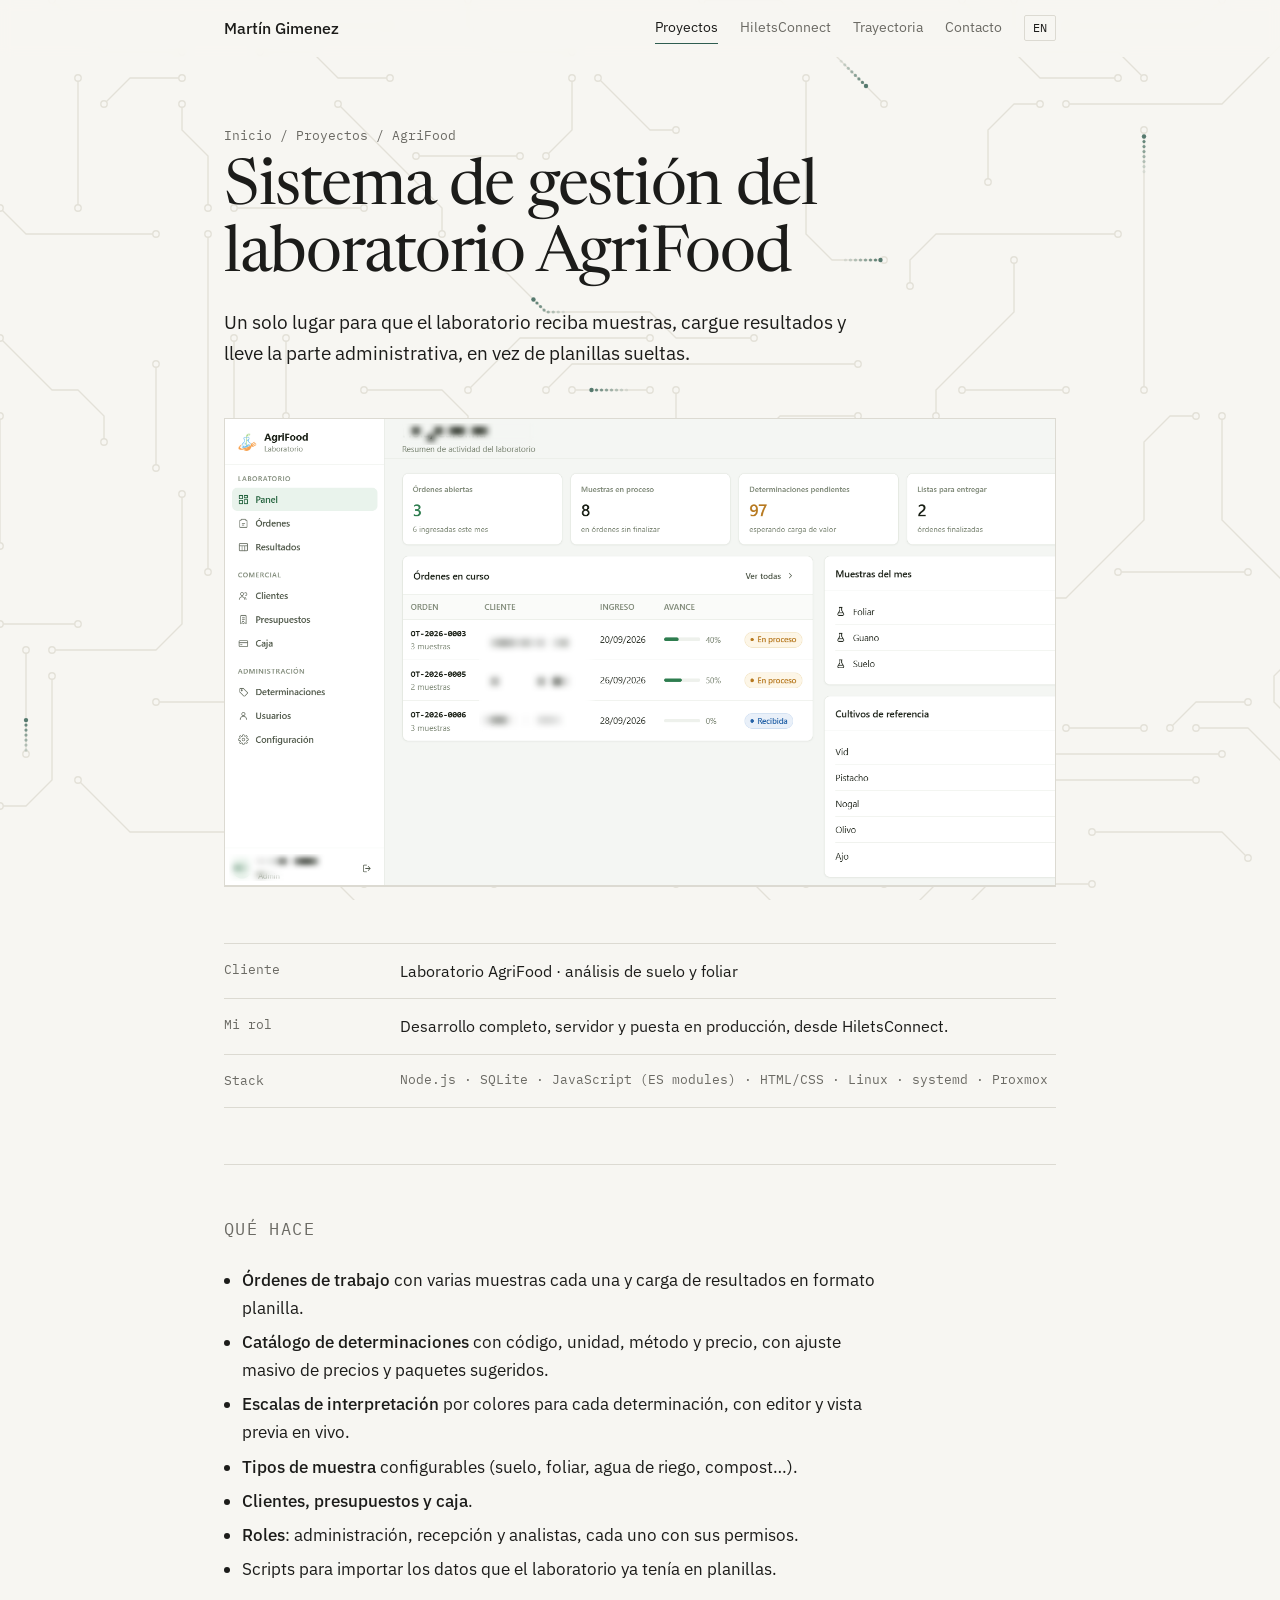
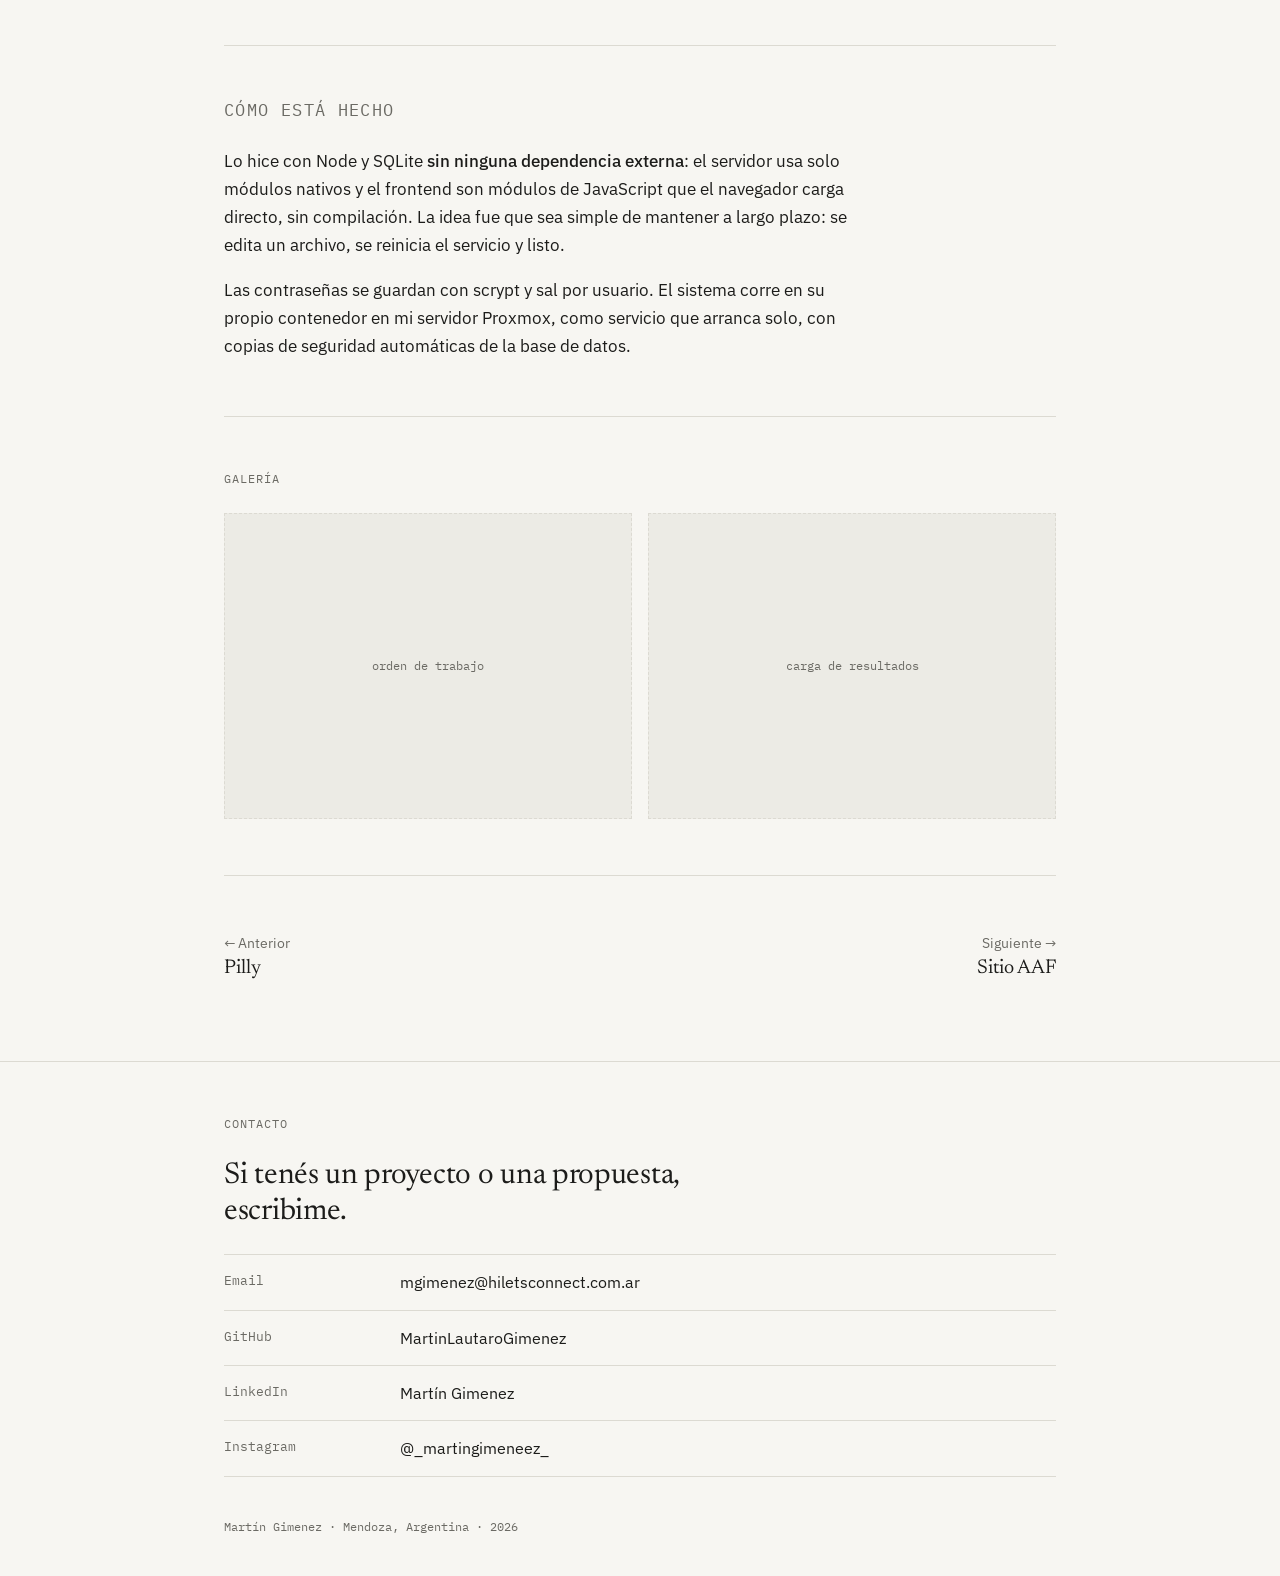
<file: proyectos/agrifood/index.html>
<!DOCTYPE html>
<html lang="es" data-lang="es">
<head>
<meta charset="UTF-8">
<meta name="viewport" content="width=device-width, initial-scale=1">
<title>AgriFood · Martín Gimenez</title>
<meta name="description" content="Sistema de gestión para el laboratorio de análisis AgriFood: órdenes, muestras, resultados, clientes y caja.">
<script>document.documentElement.classList.add('js');</script>
<link rel="preconnect" href="https://fonts.googleapis.com">
<link rel="preconnect" href="https://fonts.gstatic.com" crossorigin>
<link href="https://fonts.googleapis.com/css2?family=Newsreader:opsz,wght@6..72,400;6..72,500&family=IBM+Plex+Sans:wght@400;500&family=IBM+Plex+Mono:wght@400&display=swap" rel="stylesheet">
<link rel="stylesheet" href="../../assets/style.css">
</head>
<body data-root="../../" data-page="proyectos">

<main class="wrap">

  <div class="page-head">
    <p class="crumb"><a href="../../"><span lang="es">Inicio</span><span lang="en">Home</span></a> / <a href="../"><span lang="es">Proyectos</span><span lang="en">Projects</span></a> / AgriFood</p>
    <h1><span lang="es">Sistema de gestión del laboratorio AgriFood</span><span lang="en">AgriFood lab management system</span></h1>
    <p class="lead" lang="es">Un solo lugar para que el laboratorio reciba muestras, cargue resultados y lleve la parte administrativa, en vez de planillas sueltas.</p>
    <p class="lead" lang="en">One place for the lab to receive samples, enter results and handle the admin side, instead of scattered spreadsheets.</p>
  </div>

  <div class="ph shot has-img"><img src="../../img/agrifood-dash.png" alt="Panel principal del sistema AgriFood" style="object-position: left top"></div>

  <section>
    <ul class="rows">
      <li><span class="k"><span lang="es">Cliente</span><span lang="en">Client</span></span><span class="v"><span lang="es">Laboratorio AgriFood · análisis de suelo y foliar</span><span lang="en">AgriFood lab · soil and leaf analysis</span></span></li>
      <li><span class="k"><span lang="es">Mi rol</span><span lang="en">My role</span></span><span class="v"><span lang="es">Desarrollo completo, servidor y puesta en producción, desde <a href="../../hiletsconnect/">HiletsConnect</a>.</span><span lang="en">Full development, server and deployment, through <a href="../../hiletsconnect/">HiletsConnect</a>.</span></span></li>
      <li><span class="k">Stack</span><span class="v stack">Node.js · SQLite · JavaScript (ES modules) · HTML/CSS · Linux · systemd · Proxmox</span></li>
    </ul>
  </section>

  <section class="prose">
    <p class="label"><span lang="es">Qué hace</span><span lang="en">What it does</span></p>
    <ul lang="es">
      <li><strong>Órdenes de trabajo</strong> con varias muestras cada una y carga de resultados en formato planilla.</li>
      <li><strong>Catálogo de determinaciones</strong> con código, unidad, método y precio, con ajuste masivo de precios y paquetes sugeridos.</li>
      <li><strong>Escalas de interpretación</strong> por colores para cada determinación, con editor y vista previa en vivo.</li>
      <li><strong>Tipos de muestra</strong> configurables (suelo, foliar, agua de riego, compost…).</li>
      <li><strong>Clientes, presupuestos y caja</strong>.</li>
      <li><strong>Roles</strong>: administración, recepción y analistas, cada uno con sus permisos.</li>
      <li>Scripts para importar los datos que el laboratorio ya tenía en planillas.</li>
    </ul>
    <ul lang="en">
      <li><strong>Work orders</strong> with multiple samples each and spreadsheet-style result entry.</li>
      <li><strong>Test catalogue</strong> with code, unit, method and price, bulk price updates and suggested bundles.</li>
      <li><strong>Color-coded interpretation scales</strong> for each test, with an editor and live preview.</li>
      <li>Configurable <strong>sample types</strong> (soil, leaf, irrigation water, compost…).</li>
      <li><strong>Clients, quotes and billing</strong>.</li>
      <li><strong>Roles</strong>: admin, front desk and analysts, each with their own permissions.</li>
      <li>Scripts to import the data the lab already had in spreadsheets.</li>
    </ul>
  </section>

  <section class="prose">
    <p class="label"><span lang="es">Cómo está hecho</span><span lang="en">How it's built</span></p>
    <p lang="es">Lo hice con Node y SQLite <strong>sin ninguna dependencia externa</strong>: el servidor usa solo módulos nativos y el frontend son módulos de JavaScript que el navegador carga directo, sin compilación. La idea fue que sea simple de mantener a largo plazo: se edita un archivo, se reinicia el servicio y listo.</p>
    <p lang="es">Las contraseñas se guardan con scrypt y sal por usuario. El sistema corre en su propio contenedor en mi servidor Proxmox, como servicio que arranca solo, con copias de seguridad automáticas de la base de datos.</p>
    <p lang="en">I built it with Node and SQLite and <strong>zero external dependencies</strong>: the server uses only built-in modules and the frontend is plain JavaScript modules the browser loads directly, with no build step. The goal was to keep it easy to maintain long-term: edit a file, restart the service, done.</p>
    <p lang="en">Passwords are stored with scrypt and a per-user salt. The system runs in its own container on my Proxmox server as a service that starts on boot, with automatic database backups.</p>
  </section>

  <section>
    <p class="label"><span lang="es">Galería</span><span lang="en">Gallery</span></p>
    <div class="gallery">
      <div class="ph"><span lang="es">orden de trabajo</span><span lang="en">work order</span></div>
      <div class="ph"><span lang="es">carga de resultados</span><span lang="en">result entry</span></div>
    </div>
  </section>

  <section>
    <div class="pager">
      <a href="../pilly/"><span lang="es">← Anterior</span><span lang="en">← Previous</span><strong>Pilly</strong></a>
      <a href="../aaf/"><span lang="es">Siguiente →</span><span lang="en">Next →</span><strong><span lang="es">Sitio AAF</span><span lang="en">AAF website</span></strong></a>
    </div>
  </section>

</main>

<script src="../../assets/main.js"></script>
</body>
</html>
</file>
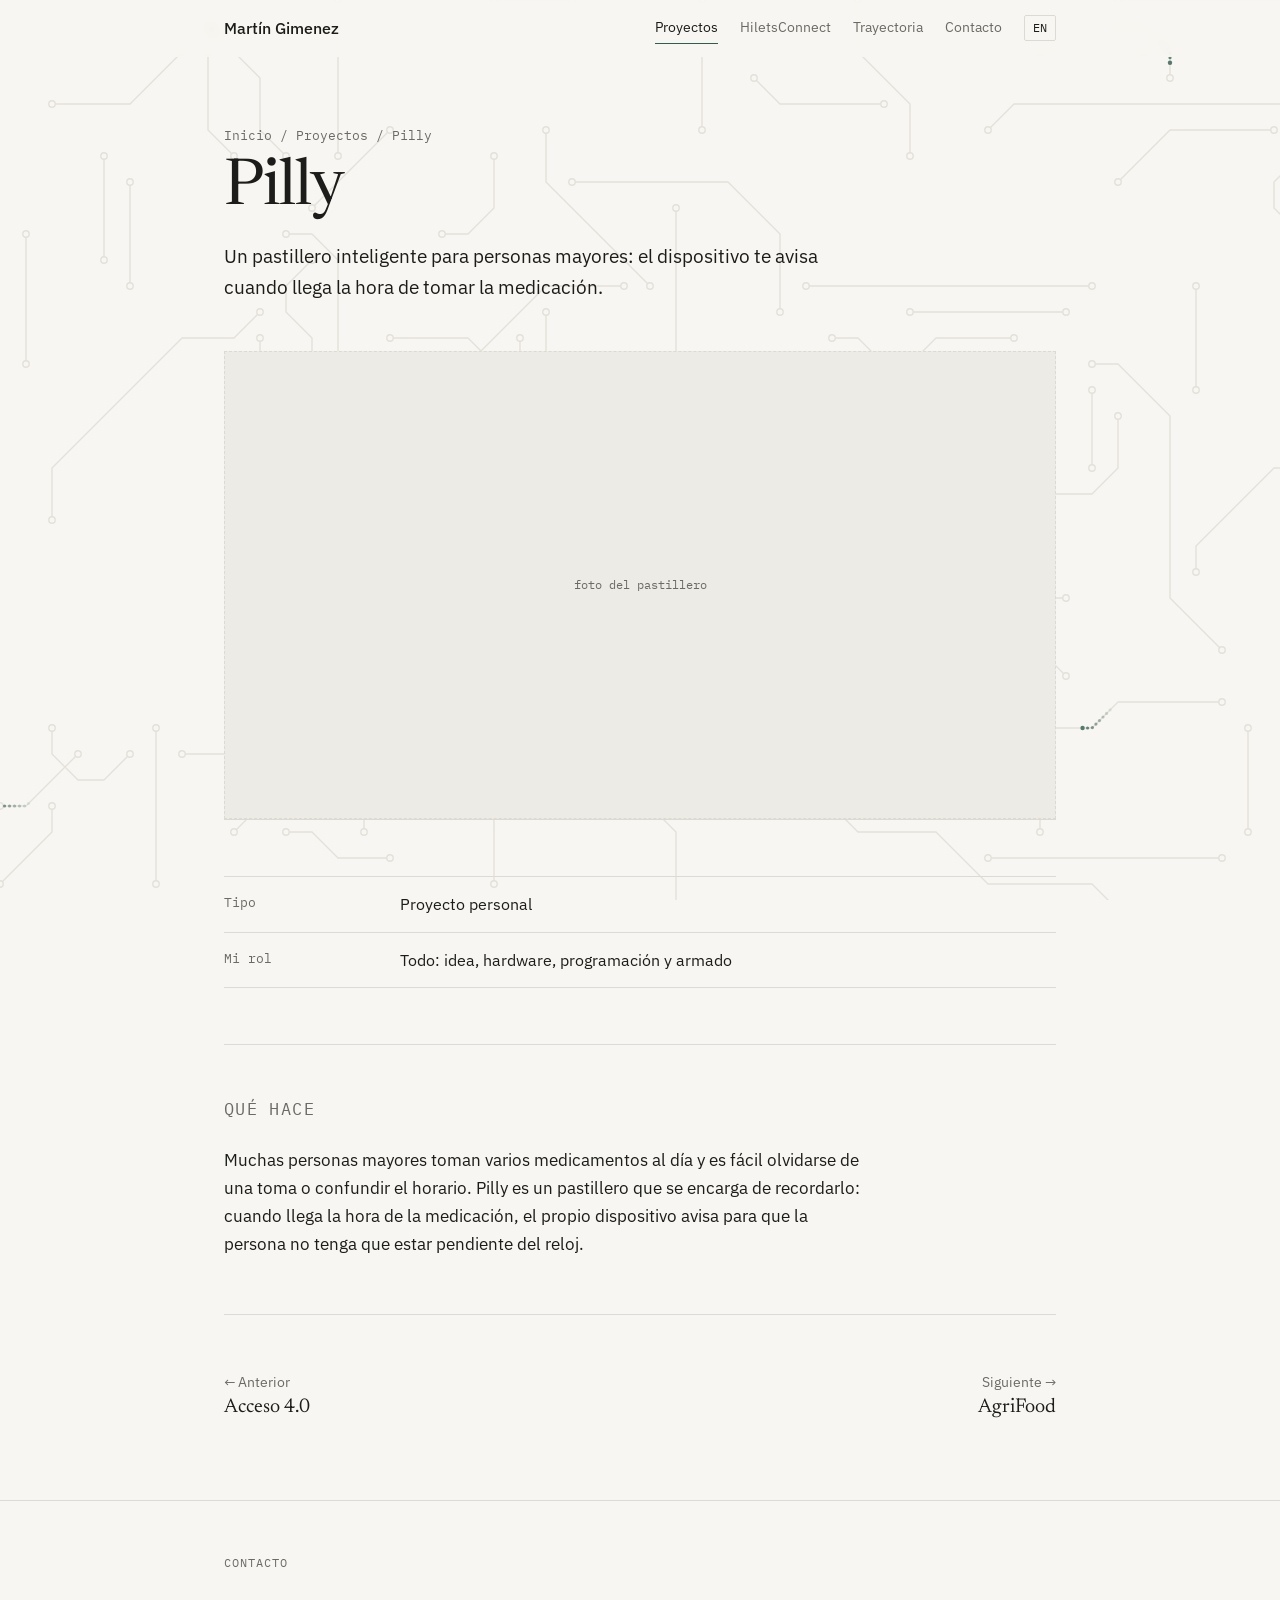
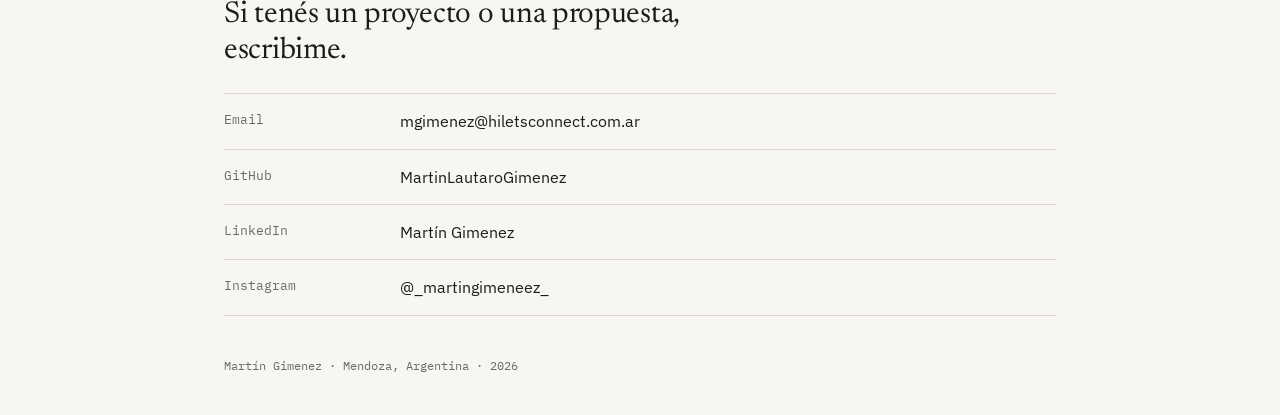
<file: proyectos/pilly/index.html>
<!DOCTYPE html>
<html lang="es" data-lang="es">
<head>
<meta charset="UTF-8">
<meta name="viewport" content="width=device-width, initial-scale=1">
<title>Pilly · Martín Gimenez</title>
<meta name="description" content="Pilly: sistema de pastilleros inteligentes para personas mayores.">
<script>document.documentElement.classList.add('js');</script>
<link rel="preconnect" href="https://fonts.googleapis.com">
<link rel="preconnect" href="https://fonts.gstatic.com" crossorigin>
<link href="https://fonts.googleapis.com/css2?family=Newsreader:opsz,wght@6..72,400;6..72,500&family=IBM+Plex+Sans:wght@400;500&family=IBM+Plex+Mono:wght@400&display=swap" rel="stylesheet">
<link rel="stylesheet" href="../../assets/style.css">
</head>
<body data-root="../../" data-page="proyectos">

<main class="wrap">

  <div class="page-head">
    <p class="crumb"><a href="../../"><span lang="es">Inicio</span><span lang="en">Home</span></a> / <a href="../"><span lang="es">Proyectos</span><span lang="en">Projects</span></a> / Pilly</p>
    <h1>Pilly</h1>
    <p class="lead" lang="es">Un pastillero inteligente para personas mayores: el dispositivo te avisa cuando llega la hora de tomar la medicación.</p>
    <p class="lead" lang="en">A smart pill organizer for older adults: the device reminds you when it's time to take your medication.</p>
  </div>

  <!-- Reemplazá por: <div class="ph shot has-img"><img src="../../img/pilly-1.jpg" alt="Pastillero Pilly"></div> -->
  <div class="ph shot"><span lang="es">foto del pastillero</span><span lang="en">pill organizer photo</span></div>

  <section>
    <ul class="rows">
      <li><span class="k"><span lang="es">Tipo</span><span lang="en">Type</span></span><span class="v"><span lang="es">Proyecto personal</span><span lang="en">Personal project</span></span></li>
      <li><span class="k"><span lang="es">Mi rol</span><span lang="en">My role</span></span><span class="v"><span lang="es">Todo: idea, hardware, programación y armado</span><span lang="en">Everything: idea, hardware, programming and assembly</span></span></li>
    </ul>
  </section>

  <section class="prose">
    <p class="label"><span lang="es">Qué hace</span><span lang="en">What it does</span></p>
    <p lang="es">Muchas personas mayores toman varios medicamentos al día y es fácil olvidarse de una toma o confundir el horario. Pilly es un pastillero que se encarga de recordarlo: cuando llega la hora de la medicación, el propio dispositivo avisa para que la persona no tenga que estar pendiente del reloj.</p>
    <p lang="en">Many older adults take several medications a day, and it's easy to miss a dose or mix up the schedule. Pilly is a pill organizer that takes care of remembering: when it's time for a dose, the device itself alerts the person so they don't have to keep an eye on the clock.</p>
  </section>

  <section>
    <div class="pager">
      <a href="../acceso/"><span lang="es">← Anterior</span><span lang="en">← Previous</span><strong>Acceso 4.0</strong></a>
      <a href="../agrifood/"><span lang="es">Siguiente →</span><span lang="en">Next →</span><strong>AgriFood</strong></a>
    </div>
  </section>

</main>

<script src="../../assets/main.js"></script>
</body>
</html>
</file>
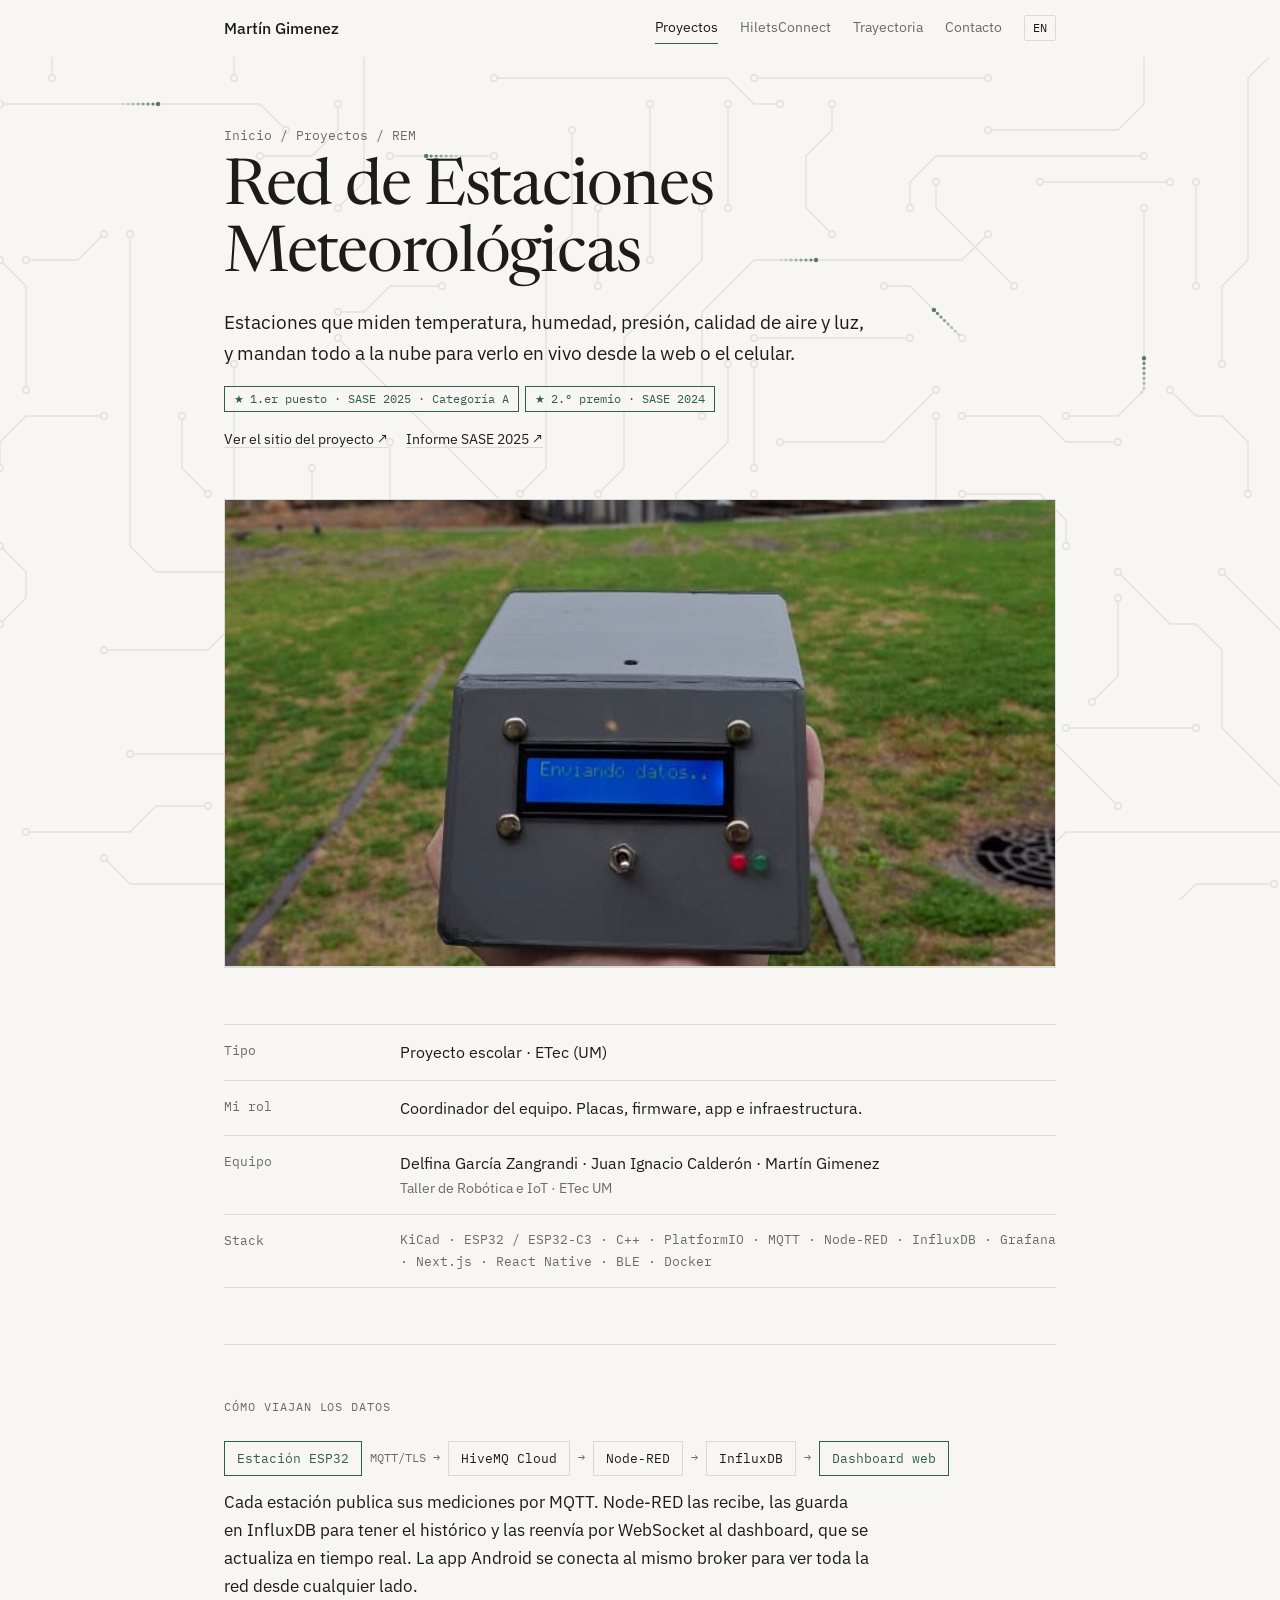
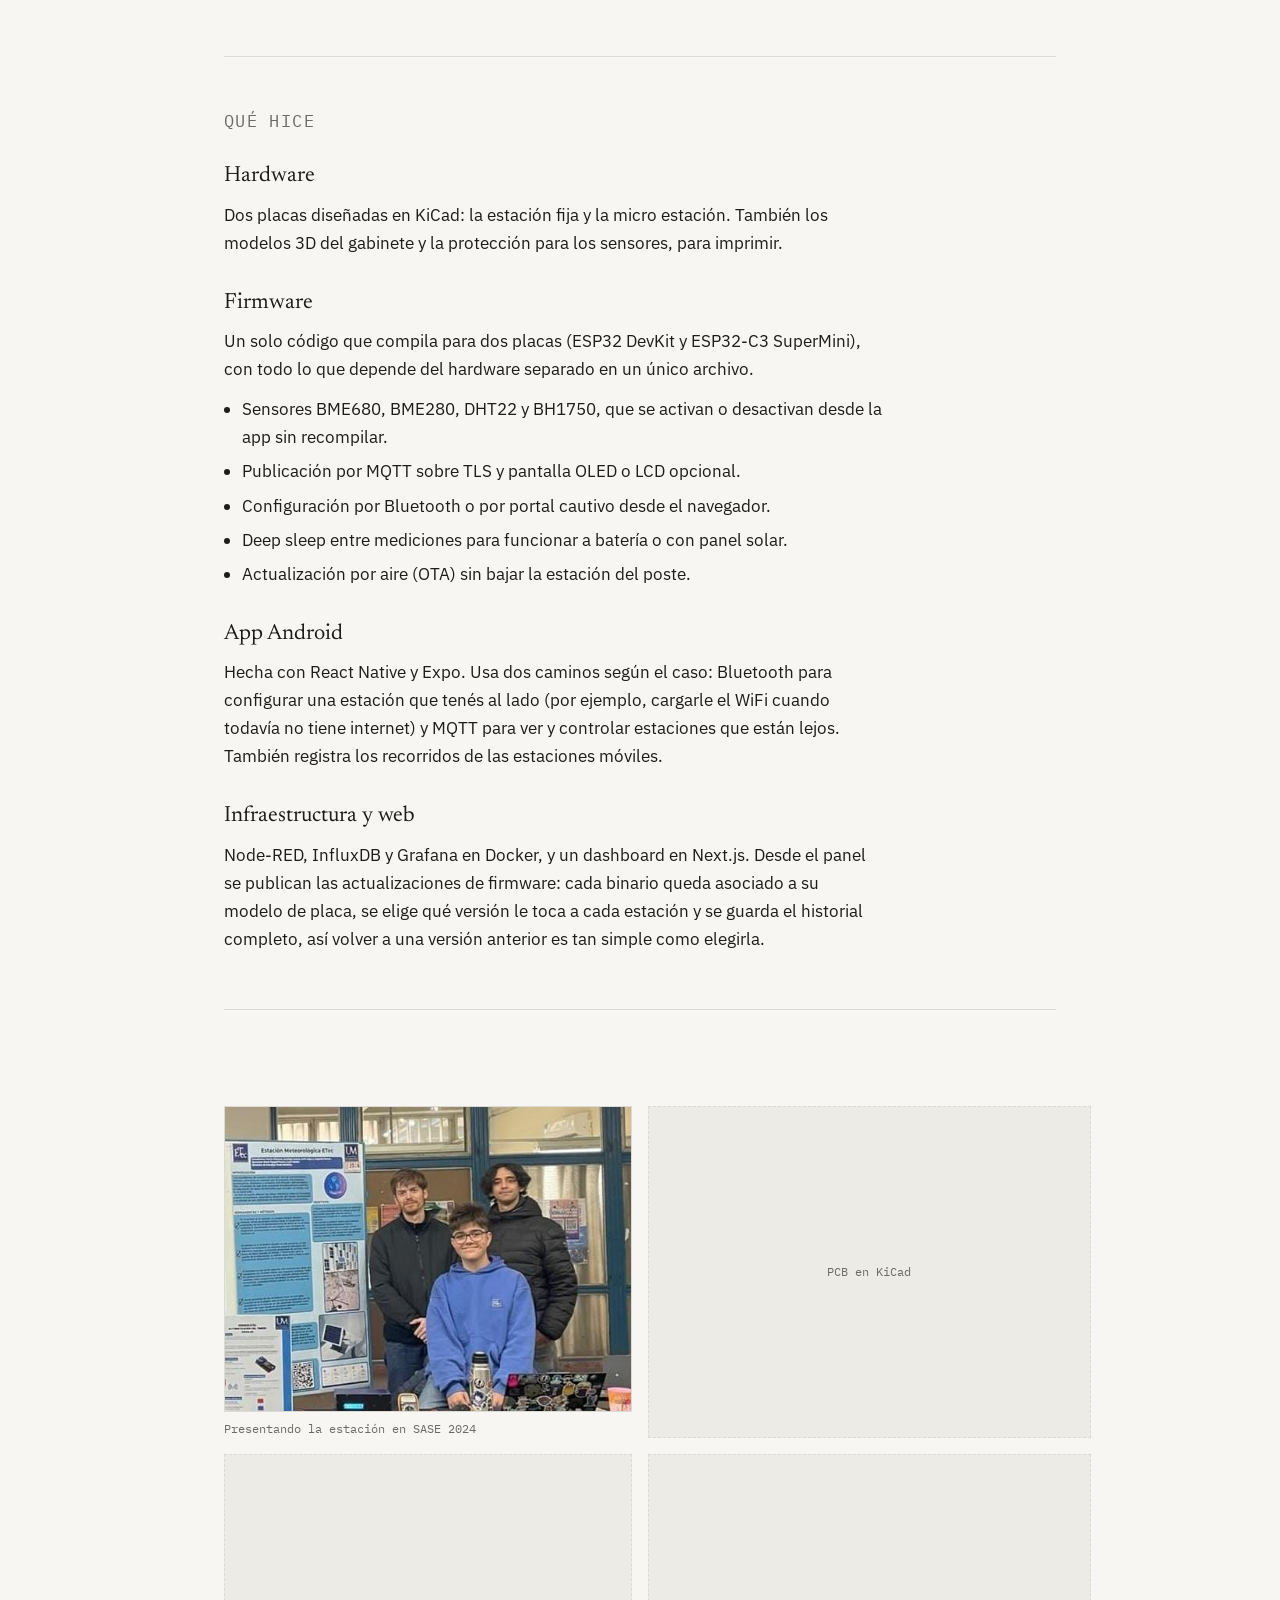
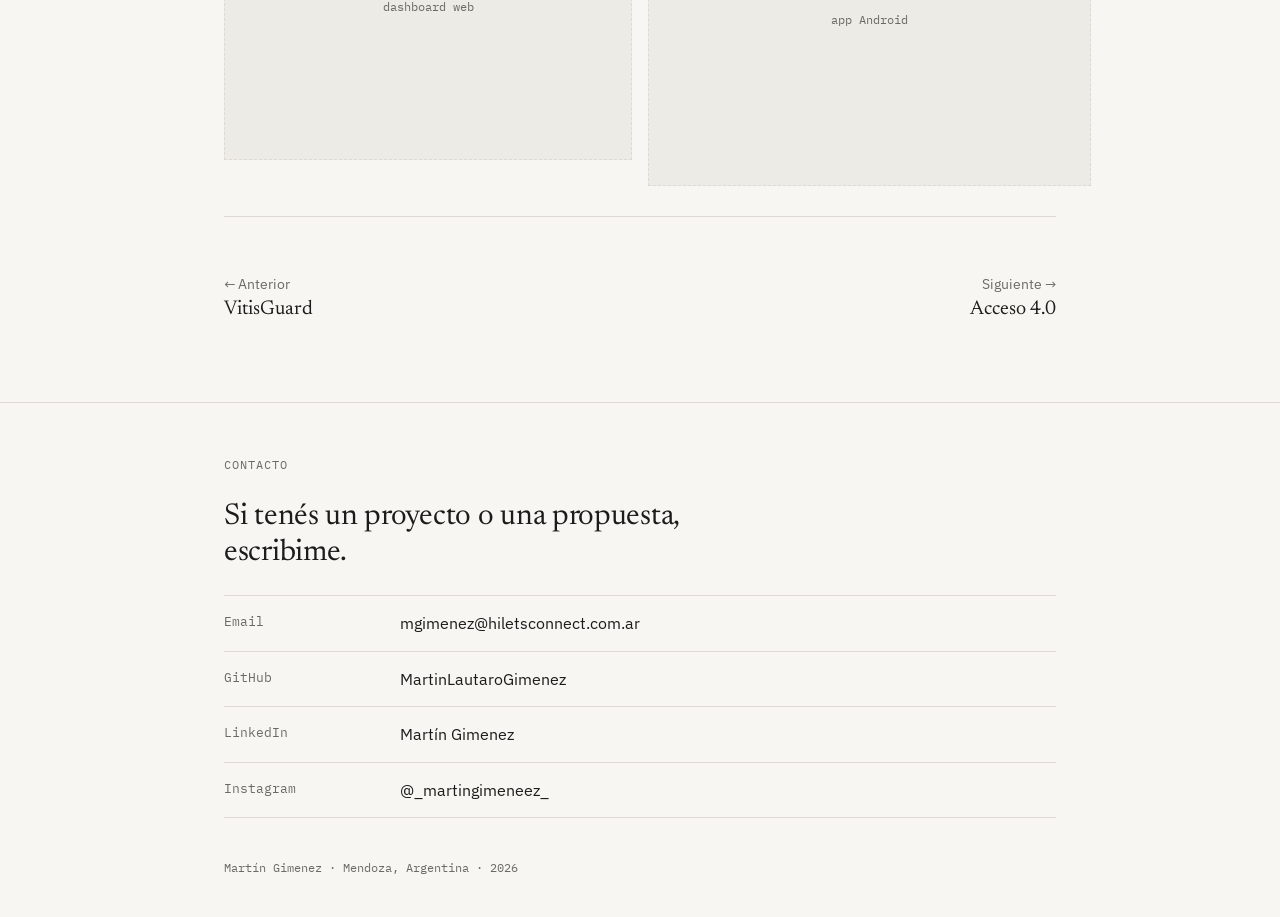
<file: proyectos/rem/index.html>
<!DOCTYPE html>
<html lang="es" data-lang="es">
<head>
<meta charset="UTF-8">
<meta name="viewport" content="width=device-width, initial-scale=1">
<title>REM · Martín Gimenez</title>
<meta name="description" content="Red de Estaciones Meteorológicas de la ETec: placas en KiCad, firmware ESP32, app Android e infraestructura de datos.">
<script>document.documentElement.classList.add('js');</script>
<link rel="preconnect" href="https://fonts.googleapis.com">
<link rel="preconnect" href="https://fonts.gstatic.com" crossorigin>
<link href="https://fonts.googleapis.com/css2?family=Newsreader:opsz,wght@6..72,400;6..72,500&family=IBM+Plex+Sans:wght@400;500&family=IBM+Plex+Mono:wght@400&display=swap" rel="stylesheet">
<link rel="stylesheet" href="../../assets/style.css">
</head>
<body data-root="../../" data-page="proyectos">

<main class="wrap">

  <div class="page-head">
    <p class="crumb"><a href="../../"><span lang="es">Inicio</span><span lang="en">Home</span></a> / <a href="../"><span lang="es">Proyectos</span><span lang="en">Projects</span></a> / REM</p>
    <h1><span lang="es">Red de Estaciones Meteorológicas</span><span lang="en">Weather Station Network</span></h1>
    <p class="lead" lang="es">Estaciones que miden temperatura, humedad, presión, calidad de aire y luz, y mandan todo a la nube para verlo en vivo desde la web o el celular.</p>
    <p class="lead" lang="en">Stations that measure temperature, humidity, pressure, air quality and light, and send everything to the cloud to view live on the web or a phone.</p>
    <p class="badges"><span class="badge"><span lang="es">1.er puesto · SASE 2025 · Categoría A</span><span lang="en">1st place · SASE 2025 · Category A</span></span><span class="badge"><span lang="es">2.º premio · SASE 2024</span><span lang="en">2nd prize · SASE 2024</span></span></p>
    <p class="links"><a href="https://emetec.wetec.um.edu.ar/" target="_blank" rel="noopener"><span lang="es">Ver el sitio del proyecto</span><span lang="en">Visit the project site</span> ↗</a><a href="https://sase.ar/wp-content/uploads/2025/09/Informe-SASE-2025-REM-Luis-Rodrigo-CUESTA.pdf" target="_blank" rel="noopener"><span lang="es">Informe SASE 2025</span><span lang="en">SASE 2025 report</span> ↗</a></p>
  </div>

  <div class="ph shot has-img"><img src="../../img/rem-estacion.jpg" alt="Estación REM con pantalla LCD enviando datos, en el campus" style="object-position: center 72%"></div>

  <section>
    <ul class="rows">
      <li><span class="k"><span lang="es">Tipo</span><span lang="en">Type</span></span><span class="v"><span lang="es">Proyecto escolar · ETec (UM)</span><span lang="en">School project · ETec (UM)</span></span></li>
      <li><span class="k"><span lang="es">Mi rol</span><span lang="en">My role</span></span><span class="v"><span lang="es">Coordinador del equipo. Placas, firmware, app e infraestructura.</span><span lang="en">Team coordinator. Boards, firmware, app and infrastructure.</span></span></li>
      <li><span class="k"><span lang="es">Equipo</span><span lang="en">Team</span></span><span class="v">Delfina García Zangrandi · Juan Ignacio Calderón · Martín Gimenez<small lang="es">Taller de Robótica e IoT · ETec UM</small><small lang="en">Robotics &amp; IoT Workshop · ETec UM</small></span></li>
      <li><span class="k">Stack</span><span class="v stack">KiCad · ESP32 / ESP32-C3 · C++ · PlatformIO · MQTT · Node-RED · InfluxDB · Grafana · Next.js · React Native · BLE · Docker</span></li>
    </ul>
  </section>

  <section>
    <p class="label"><span lang="es">Cómo viajan los datos</span><span lang="en">How the data flows</span></p>
    <div class="flow">
      <span class="node hi"><span lang="es">Estación</span><span lang="en">Station</span> ESP32</span>
      <span class="edge">MQTT/TLS</span>
      <span class="node">HiveMQ Cloud</span>
      <span class="edge"></span>
      <span class="node">Node-RED</span>
      <span class="edge"></span>
      <span class="node">InfluxDB</span>
      <span class="edge"></span>
      <span class="node hi">Dashboard web</span>
    </div>
    <div class="prose">
      <p lang="es">Cada estación publica sus mediciones por MQTT. Node-RED las recibe, las guarda en InfluxDB para tener el histórico y las reenvía por WebSocket al dashboard, que se actualiza en tiempo real. La app Android se conecta al mismo broker para ver toda la red desde cualquier lado.</p>
      <p lang="en">Each station publishes its readings over MQTT. Node-RED receives them, stores them in InfluxDB for history and forwards them over WebSocket to the dashboard, which updates in real time. The Android app connects to the same broker to see the whole network from anywhere.</p>
    </div>
  </section>

  <section class="prose">
    <p class="label"><span lang="es">Qué hice</span><span lang="en">What I did</span></p>

    <h3><span lang="es">Hardware</span><span lang="en">Hardware</span></h3>
    <p lang="es">Dos placas diseñadas en KiCad: la estación fija y la micro estación. También los modelos 3D del gabinete y la protección para los sensores, para imprimir.</p>
    <p lang="en">Two boards designed in KiCad: the fixed station and the micro station. Also the 3D models for the enclosure and sensor shield, ready to print.</p>

    <h3>Firmware</h3>
    <p lang="es">Un solo código que compila para dos placas (ESP32 DevKit y ESP32-C3 SuperMini), con todo lo que depende del hardware separado en un único archivo.</p>
    <p lang="en">A single codebase that builds for two boards (ESP32 DevKit and ESP32-C3 SuperMini), with everything hardware-specific kept in one file.</p>
    <ul lang="es">
      <li>Sensores BME680, BME280, DHT22 y BH1750, que se activan o desactivan desde la app sin recompilar.</li>
      <li>Publicación por MQTT sobre TLS y pantalla OLED o LCD opcional.</li>
      <li>Configuración por Bluetooth o por portal cautivo desde el navegador.</li>
      <li>Deep sleep entre mediciones para funcionar a batería o con panel solar.</li>
      <li>Actualización por aire (OTA) sin bajar la estación del poste.</li>
    </ul>
    <ul lang="en">
      <li>BME680, BME280, DHT22 and BH1750 sensors, enabled or disabled from the app without recompiling.</li>
      <li>MQTT over TLS publishing and an optional OLED or LCD display.</li>
      <li>Setup over Bluetooth or through a captive portal in the browser.</li>
      <li>Deep sleep between readings to run on battery or solar.</li>
      <li>Over-the-air (OTA) updates without taking the station down from its pole.</li>
    </ul>

    <h3><span lang="es">App Android</span><span lang="en">Android app</span></h3>
    <p lang="es">Hecha con React Native y Expo. Usa dos caminos según el caso: Bluetooth para configurar una estación que tenés al lado (por ejemplo, cargarle el WiFi cuando todavía no tiene internet) y MQTT para ver y controlar estaciones que están lejos. También registra los recorridos de las estaciones móviles.</p>
    <p lang="en">Built with React Native and Expo. It uses two paths depending on the case: Bluetooth to set up a station right next to you (for example, giving it WiFi credentials before it has internet) and MQTT to view and control stations far away. It also logs trips for mobile stations.</p>

    <h3><span lang="es">Infraestructura y web</span><span lang="en">Infrastructure and web</span></h3>
    <p lang="es">Node-RED, InfluxDB y Grafana en Docker, y un dashboard en Next.js. Desde el panel se publican las actualizaciones de firmware: cada binario queda asociado a su modelo de placa, se elige qué versión le toca a cada estación y se guarda el historial completo, así volver a una versión anterior es tan simple como elegirla.</p>
    <p lang="en">Node-RED, InfluxDB and Grafana in Docker, plus a Next.js dashboard. Firmware updates are published from the panel: each binary is tied to its board model, you pick which version each station gets, and the full history is kept, so rolling back is as simple as selecting an older version.</p>
  </section>

  <section>
    <p class="label"><span lang="es">Galería</span><span lang="en">Gallery</span></p>
    <div class="gallery">
      <figure><div class="ph has-img"><img src="../../img/sase-2024.jpg" alt="Stand de la Estación Meteorológica ETec en SASE 2024" style="object-position: center 60%"></div><figcaption lang="es">Presentando la estación en SASE 2024</figcaption><figcaption lang="en">Presenting the station at SASE 2024</figcaption></figure>
      <div class="ph"><span lang="es">PCB en KiCad</span><span lang="en">PCB in KiCad</span></div>
      <div class="ph"><span lang="es">dashboard web</span><span lang="en">web dashboard</span></div>
      <div class="ph"><span lang="es">app Android</span><span lang="en">Android app</span></div>
    </div>
  </section>

  <section>
    <div class="pager">
      <a href="../vitisguard/"><span lang="es">← Anterior</span><span lang="en">← Previous</span><strong>VitisGuard</strong></a>
      <a href="../acceso/"><span lang="es">Siguiente →</span><span lang="en">Next →</span><strong>Acceso 4.0</strong></a>
    </div>
  </section>

</main>

<script src="../../assets/main.js"></script>
</body>
</html>
</file>
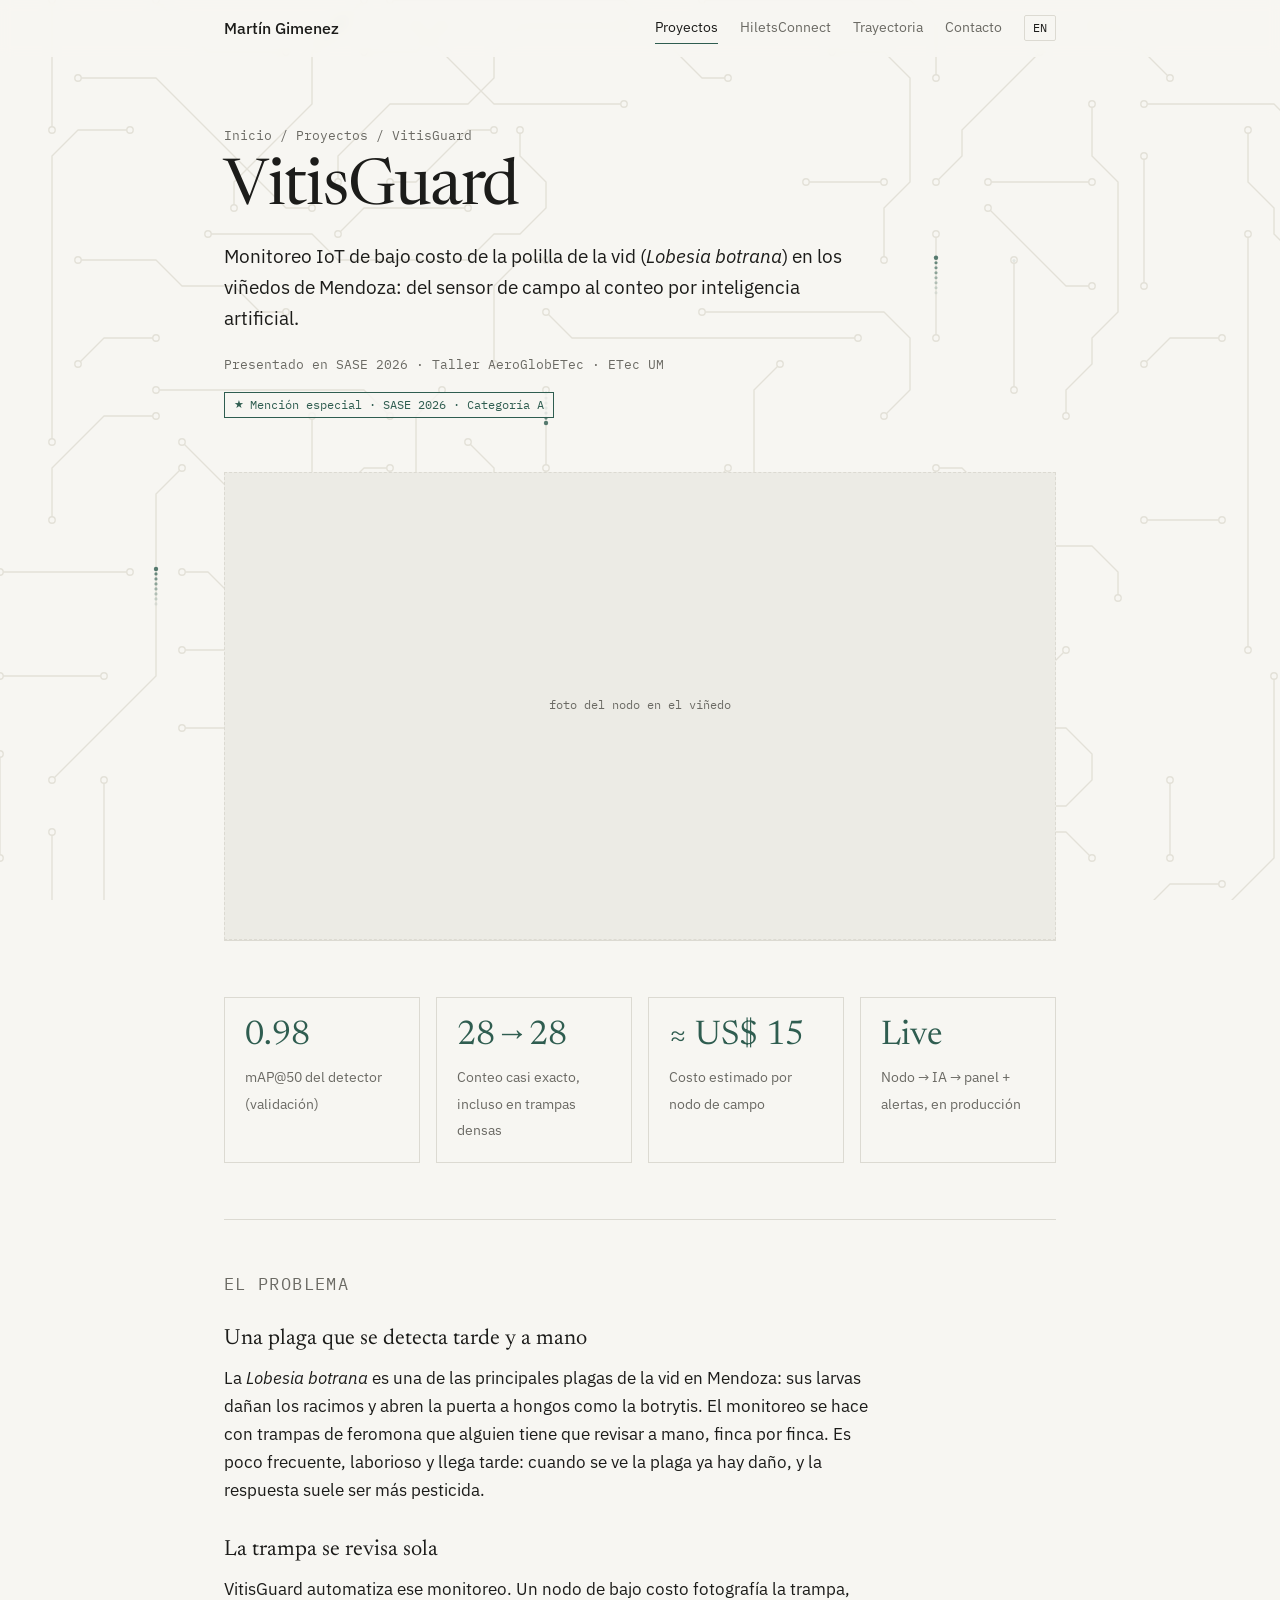
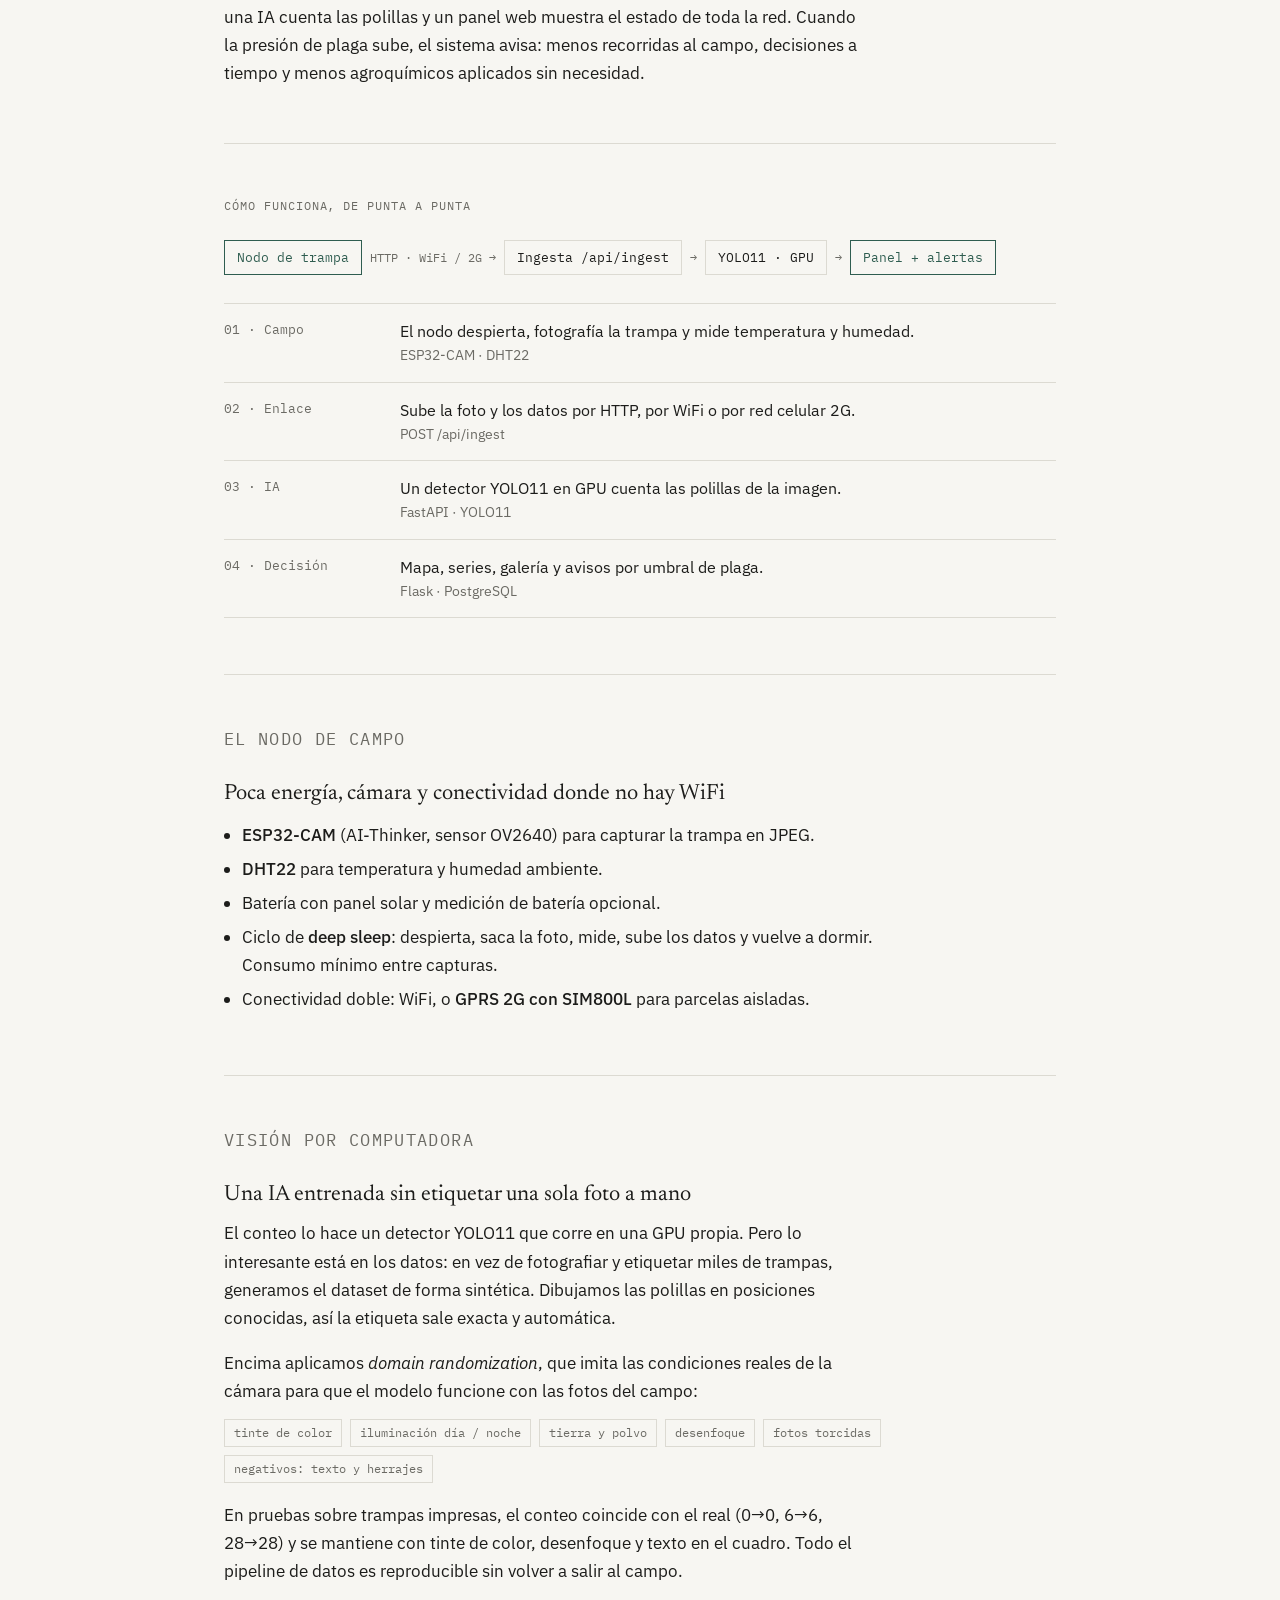
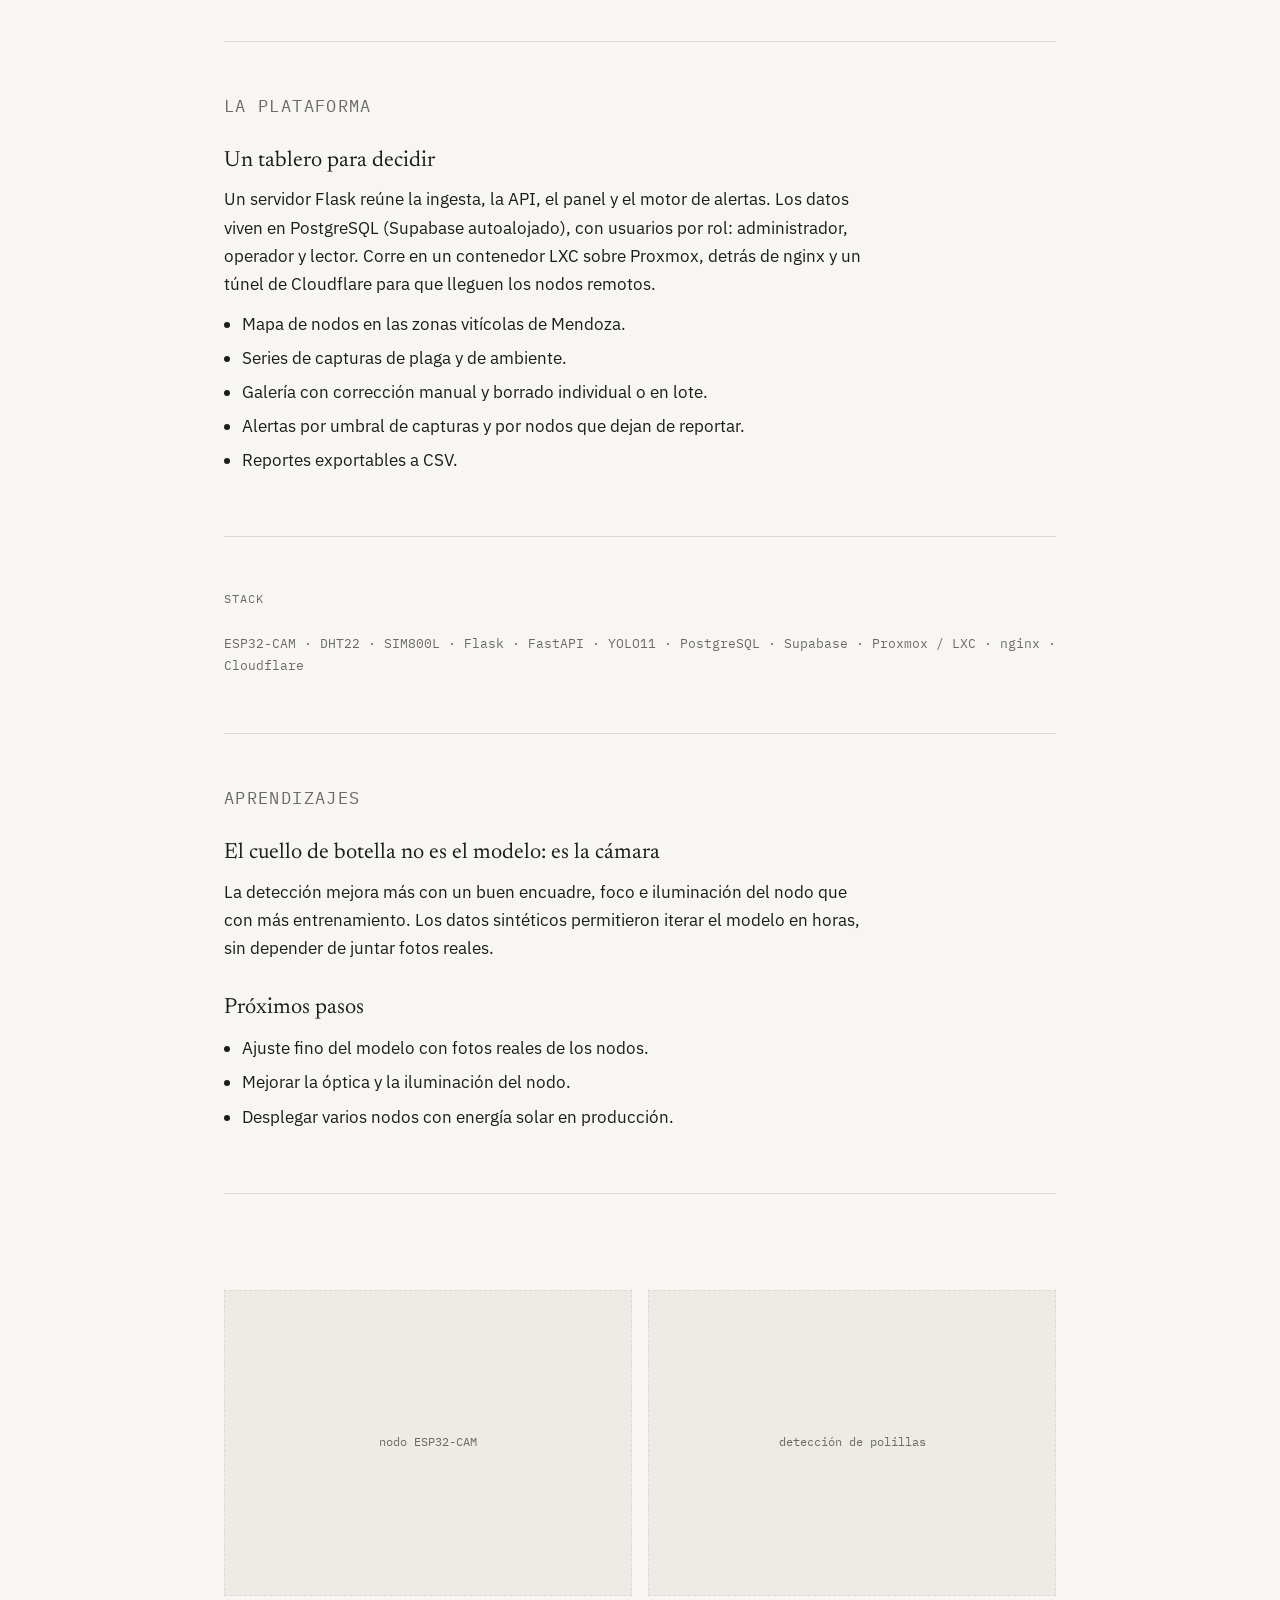
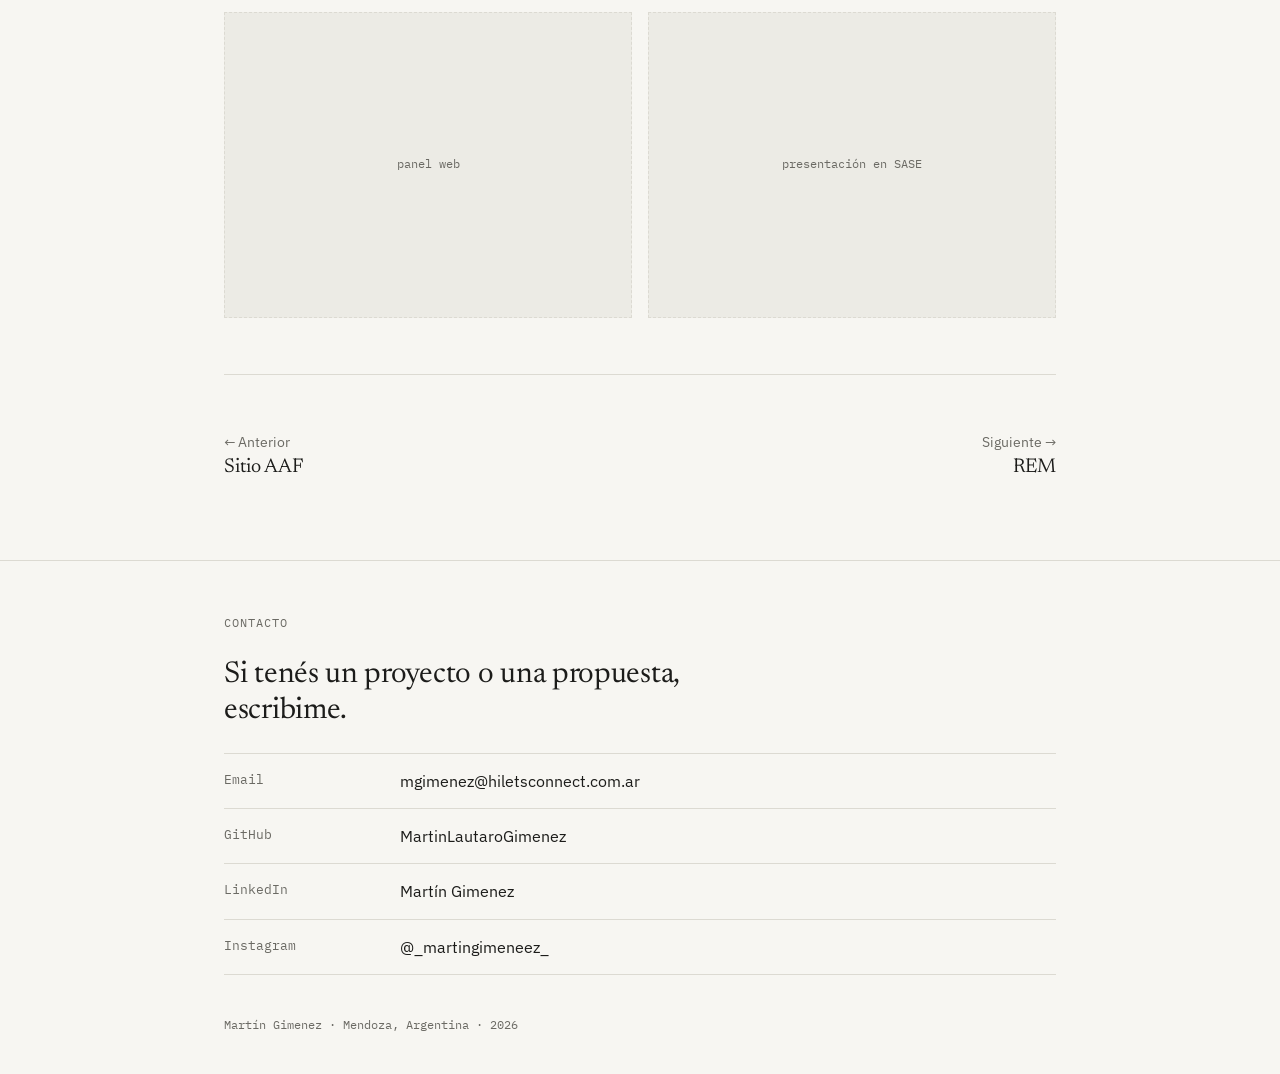
<file: proyectos/vitisguard/index.html>
<!DOCTYPE html>
<html lang="es" data-lang="es">
<head>
<meta charset="UTF-8">
<meta name="viewport" content="width=device-width, initial-scale=1">
<title>VitisGuard · Martín Gimenez</title>
<meta name="description" content="VitisGuard: monitoreo IoT de bajo costo de la polilla de la vid (Lobesia botrana) en Mendoza, con conteo por inteligencia artificial. SASE 2026.">
<script>document.documentElement.classList.add('js');</script>
<link rel="preconnect" href="https://fonts.googleapis.com">
<link rel="preconnect" href="https://fonts.gstatic.com" crossorigin>
<link href="https://fonts.googleapis.com/css2?family=Newsreader:opsz,wght@6..72,400;6..72,500&family=IBM+Plex+Sans:wght@400;500&family=IBM+Plex+Mono:wght@400&display=swap" rel="stylesheet">
<link rel="stylesheet" href="../../assets/style.css">
</head>
<body data-root="../../" data-page="proyectos">

<main class="wrap">

  <div class="page-head">
    <p class="crumb"><a href="../../"><span lang="es">Inicio</span><span lang="en">Home</span></a> / <a href="../"><span lang="es">Proyectos</span><span lang="en">Projects</span></a> / VitisGuard</p>
    <h1>VitisGuard</h1>
    <p class="lead" lang="es">Monitoreo IoT de bajo costo de la polilla de la vid (<em>Lobesia botrana</em>) en los viñedos de Mendoza: del sensor de campo al conteo por inteligencia artificial.</p>
    <p class="lead" lang="en">Low-cost IoT monitoring of the European grapevine moth (<em>Lobesia botrana</em>) in Mendoza's vineyards: from the field sensor to AI-powered counting.</p>
    <p class="meta"><span lang="es">Presentado en SASE 2026 · Taller AeroGlobETec · ETec UM</span><span lang="en">Presented at SASE 2026 · AeroGlobETec Workshop · ETec UM</span></p>
    <p class="badges"><span class="badge"><span lang="es">Mención especial · SASE 2026 · Categoría A</span><span lang="en">Special mention · SASE 2026 · Category A</span></span></p>
  </div>

  <!-- Reemplazá por: <div class="ph shot has-img"><img src="../../img/vitisguard-1.jpg" alt="Nodo VitisGuard en el viñedo"></div> -->
  <div class="ph shot"><span lang="es">foto del nodo en el viñedo</span><span lang="en">node in the vineyard</span></div>

  <section>
    <div class="stats">
      <div class="stat"><b>0.98</b><span lang="es">mAP@50 del detector (validación)</span><span lang="en">detector mAP@50 (validation)</span></div>
      <div class="stat"><b>28→28</b><span lang="es">Conteo casi exacto, incluso en trampas densas</span><span lang="en">Near-exact count, even on dense traps</span></div>
      <div class="stat"><b>≈ US$ 15</b><span lang="es">Costo estimado por nodo de campo</span><span lang="en">Estimated cost per field node</span></div>
      <div class="stat"><b>Live</b><span lang="es">Nodo → IA → panel + alertas, en producción</span><span lang="en">Node → AI → dashboard + alerts, in production</span></div>
    </div>
  </section>

  <section class="prose">
    <p class="label"><span lang="es">El problema</span><span lang="en">The problem</span></p>
    <h3><span lang="es">Una plaga que se detecta tarde y a mano</span><span lang="en">A pest detected late, by hand</span></h3>
    <p lang="es">La <em>Lobesia botrana</em> es una de las principales plagas de la vid en Mendoza: sus larvas dañan los racimos y abren la puerta a hongos como la botrytis. El monitoreo se hace con trampas de feromona que alguien tiene que revisar a mano, finca por finca. Es poco frecuente, laborioso y llega tarde: cuando se ve la plaga ya hay daño, y la respuesta suele ser más pesticida.</p>
    <p lang="en"><em>Lobesia botrana</em> is one of the main grapevine pests in Mendoza: its larvae damage the bunches and open the door to fungi like botrytis. Monitoring relies on pheromone traps that someone has to check by hand, farm by farm. It's infrequent, laborious and late: by the time the pest is seen there's already damage, and the usual response is more pesticide.</p>

    <h3><span lang="es">La trampa se revisa sola</span><span lang="en">The trap checks itself</span></h3>
    <p lang="es">VitisGuard automatiza ese monitoreo. Un nodo de bajo costo fotografía la trampa, una IA cuenta las polillas y un panel web muestra el estado de toda la red. Cuando la presión de plaga sube, el sistema avisa: menos recorridas al campo, decisiones a tiempo y menos agroquímicos aplicados sin necesidad.</p>
    <p lang="en">VitisGuard automates that monitoring. A low-cost node photographs the trap, an AI counts the moths and a web dashboard shows the state of the whole network. When pest pressure rises, the system sends an alert: fewer field trips, timely decisions and fewer unnecessary agrochemicals.</p>
  </section>

  <section>
    <p class="label"><span lang="es">Cómo funciona, de punta a punta</span><span lang="en">How it works, end to end</span></p>
    <div class="flow">
      <span class="node hi"><span lang="es">Nodo de trampa</span><span lang="en">Trap node</span></span>
      <span class="edge">HTTP · WiFi / 2G</span>
      <span class="node">Ingesta /api/ingest</span>
      <span class="edge"></span>
      <span class="node">YOLO11 · GPU</span>
      <span class="edge"></span>
      <span class="node hi"><span lang="es">Panel + alertas</span><span lang="en">Dashboard + alerts</span></span>
    </div>
    <ul class="rows" style="margin-top:28px">
      <li><span class="k">01 · <span lang="es">Campo</span><span lang="en">Field</span></span><span class="v"><span lang="es">El nodo despierta, fotografía la trampa y mide temperatura y humedad.</span><span lang="en">The node wakes up, photographs the trap and measures temperature and humidity.</span><small>ESP32-CAM · DHT22</small></span></li>
      <li><span class="k">02 · <span lang="es">Enlace</span><span lang="en">Link</span></span><span class="v"><span lang="es">Sube la foto y los datos por HTTP, por WiFi o por red celular 2G.</span><span lang="en">Uploads the photo and data over HTTP, via WiFi or 2G cellular.</span><small>POST /api/ingest</small></span></li>
      <li><span class="k">03 · IA</span><span class="v"><span lang="es">Un detector YOLO11 en GPU cuenta las polillas de la imagen.</span><span lang="en">A YOLO11 detector on a GPU counts the moths in the image.</span><small>FastAPI · YOLO11</small></span></li>
      <li><span class="k">04 · <span lang="es">Decisión</span><span lang="en">Decision</span></span><span class="v"><span lang="es">Mapa, series, galería y avisos por umbral de plaga.</span><span lang="en">Map, time series, gallery and pest-threshold alerts.</span><small>Flask · PostgreSQL</small></span></li>
    </ul>
  </section>

  <section class="prose">
    <p class="label"><span lang="es">El nodo de campo</span><span lang="en">The field node</span></p>
    <h3><span lang="es">Poca energía, cámara y conectividad donde no hay WiFi</span><span lang="en">Low power, a camera and connectivity where there's no WiFi</span></h3>
    <ul lang="es">
      <li><strong>ESP32-CAM</strong> (AI-Thinker, sensor OV2640) para capturar la trampa en JPEG.</li>
      <li><strong>DHT22</strong> para temperatura y humedad ambiente.</li>
      <li>Batería con panel solar y medición de batería opcional.</li>
      <li>Ciclo de <strong>deep sleep</strong>: despierta, saca la foto, mide, sube los datos y vuelve a dormir. Consumo mínimo entre capturas.</li>
      <li>Conectividad doble: WiFi, o <strong>GPRS 2G con SIM800L</strong> para parcelas aisladas.</li>
    </ul>
    <ul lang="en">
      <li><strong>ESP32-CAM</strong> (AI-Thinker, OV2640 sensor) to capture the trap as JPEG.</li>
      <li><strong>DHT22</strong> for ambient temperature and humidity.</li>
      <li>Battery with solar panel and optional battery monitoring.</li>
      <li><strong>Deep sleep</strong> cycle: wake up, take the photo, measure, upload and go back to sleep. Minimal power draw between captures.</li>
      <li>Dual connectivity: WiFi, or <strong>2G GPRS with a SIM800L</strong> for remote plots.</li>
    </ul>
  </section>

  <section class="prose">
    <p class="label"><span lang="es">Visión por computadora</span><span lang="en">Computer vision</span></p>
    <h3><span lang="es">Una IA entrenada sin etiquetar una sola foto a mano</span><span lang="en">An AI trained without hand-labeling a single photo</span></h3>
    <p lang="es">El conteo lo hace un detector YOLO11 que corre en una GPU propia. Pero lo interesante está en los datos: en vez de fotografiar y etiquetar miles de trampas, generamos el dataset de forma sintética. Dibujamos las polillas en posiciones conocidas, así la etiqueta sale exacta y automática.</p>
    <p lang="es">Encima aplicamos <em>domain randomization</em>, que imita las condiciones reales de la cámara para que el modelo funcione con las fotos del campo:</p>
    <p lang="en">Counting is done by a YOLO11 detector running on our own GPU. But the interesting part is the data: instead of photographing and labeling thousands of traps, we generated the dataset synthetically. We draw the moths at known positions, so every label is exact and automatic.</p>
    <p lang="en">On top of that we apply <em>domain randomization</em>, mimicking real camera conditions so the model works on field photos:</p>
    <div class="tags" lang="es">
      <span>tinte de color</span><span>iluminación día / noche</span><span>tierra y polvo</span><span>desenfoque</span><span>fotos torcidas</span><span>negativos: texto y herrajes</span>
    </div>
    <div class="tags" lang="en">
      <span>color tint</span><span>day / night lighting</span><span>dirt and dust</span><span>blur</span><span>skewed photos</span><span>negatives: text and hardware</span>
    </div>
    <p lang="es" style="margin-top:18px">En pruebas sobre trampas impresas, el conteo coincide con el real (0→0, 6→6, 28→28) y se mantiene con tinte de color, desenfoque y texto en el cuadro. Todo el pipeline de datos es reproducible sin volver a salir al campo.</p>
    <p lang="en" style="margin-top:18px">In tests on printed traps, the count matches the real one (0→0, 6→6, 28→28) and holds up under color tint, blur and text in the frame. The whole data pipeline is reproducible without going back to the field.</p>
  </section>

  <section class="prose">
    <p class="label"><span lang="es">La plataforma</span><span lang="en">The platform</span></p>
    <h3><span lang="es">Un tablero para decidir</span><span lang="en">A dashboard to make decisions</span></h3>
    <p lang="es">Un servidor Flask reúne la ingesta, la API, el panel y el motor de alertas. Los datos viven en PostgreSQL (Supabase autoalojado), con usuarios por rol: administrador, operador y lector. Corre en un contenedor LXC sobre Proxmox, detrás de nginx y un túnel de Cloudflare para que lleguen los nodos remotos.</p>
    <p lang="en">A Flask server brings together ingestion, the API, the dashboard and the alert engine. Data lives in PostgreSQL (self-hosted Supabase), with role-based users: admin, operator and viewer. It runs in an LXC container on Proxmox, behind nginx and a Cloudflare tunnel so remote nodes can reach it.</p>
    <ul lang="es">
      <li>Mapa de nodos en las zonas vitícolas de Mendoza.</li>
      <li>Series de capturas de plaga y de ambiente.</li>
      <li>Galería con corrección manual y borrado individual o en lote.</li>
      <li>Alertas por umbral de capturas y por nodos que dejan de reportar.</li>
      <li>Reportes exportables a CSV.</li>
    </ul>
    <ul lang="en">
      <li>Node map across Mendoza's wine regions.</li>
      <li>Time series of pest captures and ambient conditions.</li>
      <li>Gallery with manual correction and single or bulk deletion.</li>
      <li>Alerts on capture thresholds and on nodes that stop reporting.</li>
      <li>CSV report export.</li>
    </ul>
  </section>

  <section>
    <p class="label">Stack</p>
    <p class="stack">ESP32-CAM · DHT22 · SIM800L · Flask · FastAPI · YOLO11 · PostgreSQL · Supabase · Proxmox / LXC · nginx · Cloudflare</p>
  </section>

  <section class="prose">
    <p class="label"><span lang="es">Aprendizajes</span><span lang="en">Lessons learned</span></p>
    <h3><span lang="es">El cuello de botella no es el modelo: es la cámara</span><span lang="en">The bottleneck isn't the model, it's the camera</span></h3>
    <p lang="es">La detección mejora más con un buen encuadre, foco e iluminación del nodo que con más entrenamiento. Los datos sintéticos permitieron iterar el modelo en horas, sin depender de juntar fotos reales.</p>
    <p lang="en">Detection improves more with good framing, focus and lighting on the node than with more training. Synthetic data let us iterate on the model in hours, without depending on collecting real photos.</p>
    <h3><span lang="es">Próximos pasos</span><span lang="en">Next steps</span></h3>
    <ul lang="es">
      <li>Ajuste fino del modelo con fotos reales de los nodos.</li>
      <li>Mejorar la óptica y la iluminación del nodo.</li>
      <li>Desplegar varios nodos con energía solar en producción.</li>
    </ul>
    <ul lang="en">
      <li>Fine-tune the model with real photos from the nodes.</li>
      <li>Improve the node's optics and lighting.</li>
      <li>Deploy several solar-powered nodes in production.</li>
    </ul>
  </section>

  <section>
    <p class="label"><span lang="es">Galería</span><span lang="en">Gallery</span></p>
    <div class="gallery">
      <div class="ph"><span lang="es">nodo ESP32-CAM</span><span lang="en">ESP32-CAM node</span></div>
      <div class="ph"><span lang="es">detección de polillas</span><span lang="en">moth detection</span></div>
      <div class="ph"><span lang="es">panel web</span><span lang="en">web dashboard</span></div>
      <div class="ph"><span lang="es">presentación en SASE</span><span lang="en">SASE presentation</span></div>
    </div>
  </section>

  <section>
    <div class="pager">
      <a href="../aaf/"><span lang="es">← Anterior</span><span lang="en">← Previous</span><strong><span lang="es">Sitio AAF</span><span lang="en">AAF website</span></strong></a>
      <a href="../rem/"><span lang="es">Siguiente →</span><span lang="en">Next →</span><strong>REM</strong></a>
    </div>
  </section>

</main>

<script src="../../assets/main.js"></script>
</body>
</html>
</file>
<file: assets/style.css>
:root {
  --bg: #f7f6f2;
  --text: #1c1c1a;
  --muted: #6b6a64;
  --line: #dcdad2;
  --accent: #2f5d50;
  --ph: #ecebe5;
  --trace: #e3e1d8;
  --head: rgba(247, 246, 242, 0.88);
  --card: rgba(247, 246, 242, 0.82);
}
@media (prefers-color-scheme: dark) {
  :root {
    --bg: #151514;
    --text: #e8e6df;
    --muted: #9a988f;
    --line: #2e2d2a;
    --accent: #8fbfae;
    --ph: #1f1f1d;
    --trace: #252523;
    --head: rgba(21, 21, 20, 0.88);
    --card: rgba(21, 21, 20, 0.82);
  }
}

* { box-sizing: border-box; margin: 0; padding: 0; }
html { scroll-behavior: smooth; }
body {
  background: var(--bg);
  color: var(--text);
  font: 400 16px/1.65 "IBM Plex Sans", system-ui, sans-serif;
  -webkit-font-smoothing: antialiased;
  min-height: 100vh;
  display: flex; flex-direction: column;
}
main { flex: 1; width: 100%; }
a { color: inherit; text-decoration-color: var(--line); text-underline-offset: 3px; }
a:hover { color: var(--accent); text-decoration-color: currentColor; }
strong { font-weight: 500; }

/* idioma */
html[data-lang="es"] [lang="en"],
html[data-lang="en"] [lang="es"] { display: none !important; }

.wrap { max-width: 880px; margin: 0 auto; padding: 0 24px; }

/* fondo de pistas */
#bg { position: fixed; inset: 0; z-index: -1; pointer-events: none; }

/* ---------- cabecera ---------- */
header {
  position: sticky; top: 0; z-index: 10;
  background: var(--head);
  backdrop-filter: blur(6px);
  -webkit-backdrop-filter: blur(6px);
  border-bottom: 1px solid transparent;
  transition: border-color .3s;
}
header.scrolled { border-bottom-color: var(--line); }
header .wrap {
  display: flex; align-items: center; justify-content: space-between;
  height: 56px; gap: 16px;
}
.brand { font-weight: 500; text-decoration: none; white-space: nowrap; }
nav { display: flex; gap: 22px; font-size: 14px; align-items: center; }
nav .links-nav { display: flex; gap: 22px; }
nav a { text-decoration: none; color: var(--muted); position: relative; }
nav a:hover, nav a.active { color: var(--text); }
nav a.active::after {
  content: ""; position: absolute; left: 0; right: 0; bottom: -4px;
  height: 1px; background: var(--accent);
}
.lang, .menu {
  font: 400 12px/1 "IBM Plex Mono", monospace;
  background: none; border: 1px solid var(--line); color: var(--text);
  padding: 6px 8px; cursor: pointer; border-radius: 2px;
}
.lang:hover, .menu:hover { border-color: var(--text); }
.menu { display: none; }

/* ---------- tipografía común ---------- */
h1 {
  font: 400 clamp(40px, 6.5vw, 64px)/1.04 "Newsreader", Georgia, serif;
  letter-spacing: -0.02em;
}
h2 { font: 400 30px/1.2 "Newsreader", Georgia, serif; letter-spacing: -0.01em; }
h3 { font: 400 22px/1.3 "Newsreader", Georgia, serif; }
p + p { margin-top: 1em; }
.label {
  font: 400 12px/1 "IBM Plex Mono", monospace; text-transform: uppercase;
  letter-spacing: 0.08em; color: var(--muted); margin-bottom: 28px;
}
.mono { font-family: "IBM Plex Mono", monospace; }
.muted { color: var(--muted); }
.lead { font-size: 19px; max-width: 34em; }
.prose p, .prose ul { max-width: 38em; font-size: 17px; }
.prose ul { margin: 12px 0 0 18px; }
.prose li { margin-bottom: 6px; }
.prose h3 { margin: 32px 0 10px; }
.prose h3:first-child { margin-top: 0; }

section { border-top: 1px solid var(--line); padding: 56px 0; }

/* ---------- intro (inicio) ---------- */
.intro {
  display: grid; grid-template-columns: 1fr 180px; gap: 48px;
  padding: 88px 0 72px; align-items: end;
}
.intro h1 { font-size: clamp(44px, 7vw, 68px); margin-bottom: 24px; }
.meta { margin-top: 20px; font: 400 13px/1.6 "IBM Plex Mono", monospace; color: var(--muted); }

.typing {
  font: 400 13px/1 "IBM Plex Mono", monospace; color: var(--accent);
  margin-bottom: 22px; min-height: 13px;
}
.typing::before { content: "> "; color: var(--muted); }
.typing .caret {
  display: inline-block; width: 7px; height: 14px; margin-left: 2px;
  background: var(--accent); vertical-align: -2px;
  animation: blink 1s steps(1) infinite;
}
@keyframes blink { 50% { opacity: 0; } }

h1 .ch { display: inline-block; }
.js h1 .ch { opacity: 0; transform: translateY(0.35em); animation: up .8s cubic-bezier(.2,.7,.2,1) forwards; }
@keyframes up { to { opacity: 1; transform: none; } }

/* ---------- encabezado de página interna ---------- */
.page-head { padding: 72px 0 48px; }
.page-head h1 { margin: 14px 0 18px; }
.crumb { font: 400 13px/1 "IBM Plex Mono", monospace; color: var(--muted); }
.crumb a { text-decoration: none; }

/* ---------- marcadores de foto ---------- */
.ph {
  background: var(--ph);
  border: 1px dashed var(--line);
  display: flex; align-items: center; justify-content: center;
  font: 400 12px/1.4 "IBM Plex Mono", monospace; color: var(--muted);
  text-align: center; padding: 12px;
}
.ph img { width: 100%; height: 100%; object-fit: cover; display: block; }
.ph.has-img { border: 1px solid var(--line); padding: 0; }
.ph.fit { background: #fff; }
.ph.fit img { object-fit: contain; padding: 16px; }

/* cifras destacadas */
.stats { display: grid; grid-template-columns: repeat(4, 1fr); gap: 16px; }
.stat { border: 1px solid var(--line); background: var(--card); padding: 20px; }
.stat b {
  display: block; font: 400 34px/1.1 "Newsreader", Georgia, serif; color: var(--accent);
  margin-bottom: 8px;
}
.stat span { font-size: 14px; color: var(--muted); }
.tags { display: flex; flex-wrap: wrap; gap: 8px; margin-top: 14px; }
.tags span {
  font: 400 12px/1 "IBM Plex Mono", monospace; color: var(--muted);
  border: 1px solid var(--line); padding: 7px 9px;
}
/* eventos con foto */
.events { display: grid; grid-template-columns: 1fr 1fr; gap: 16px; }
.event { border: 1px solid var(--line); background: var(--card); transition: border-color .3s; }
.event:hover { border-color: var(--accent); }
.event .ph { aspect-ratio: 4 / 3; border: 0; border-bottom: 1px solid var(--line); padding: 0; overflow: hidden; }
.event .ph img { transition: transform .6s ease; }
.event:hover .ph img { transform: scale(1.03); }
.event .body { padding: 16px 18px 18px; }
.event .yr { font: 400 12px/1 "IBM Plex Mono", monospace; color: var(--accent); display: block; margin-bottom: 8px; }
.event h3 { font-size: 20px; }
.event p { color: var(--muted); font-size: 14px; margin-top: 4px; }
.gallery figure .ph { aspect-ratio: 4 / 3; }
.gallery figcaption { font: 400 12px/1.5 "IBM Plex Mono", monospace; color: var(--muted); margin-top: 8px; }
.cert { display: inline-block; margin-top: 8px; font-size: 14px; }

/* premios */
.badge {
  display: inline-flex; align-items: center; gap: 6px;
  font: 400 12px/1 "IBM Plex Mono", monospace; color: var(--accent);
  border: 1px solid var(--accent); padding: 6px 9px; margin: 0 6px 6px 0;
  background: var(--card);
}
.badge::before { content: "★"; font-size: 11px; }
.badges { margin-top: 14px; }
.awards .k { color: var(--accent); }
.awards .place { font: 400 20px/1.3 "Newsreader", Georgia, serif; display: block; }

/* portada "Próximamente" */
.soon { padding: 96px 0 72px; }
.soon .status {
  display: inline-flex; align-items: center; gap: 8px;
  font: 400 12px/1 "IBM Plex Mono", monospace; text-transform: uppercase; letter-spacing: .08em;
  color: var(--accent); border: 1px solid var(--accent); padding: 7px 10px; margin-bottom: 28px;
  background: var(--card);
}
.soon .status::before {
  content: ""; width: 7px; height: 7px; border-radius: 50%; background: var(--accent);
  animation: blink 1.4s ease-in-out infinite;
}
.soon .note { margin-top: 18px; color: var(--muted); max-width: 34em; }

.more-link { margin-top: 24px; font-size: 14px; }
.more-link a { text-decoration: none; color: var(--accent); }
.ph.photo { aspect-ratio: 4 / 5; }
.ph.shot { aspect-ratio: 16 / 9; }
.gallery { display: grid; grid-template-columns: 1fr 1fr; gap: 16px; }
.gallery .ph { aspect-ratio: 4 / 3; }

/* ---------- tarjetas de proyecto ---------- */
.cards { display: grid; grid-template-columns: 1fr 1fr; gap: 16px; }
.card {
  display: flex; flex-direction: column; gap: 10px;
  padding: 24px; min-height: 230px;
  border: 1px solid var(--line); background: var(--card);
  text-decoration: none; position: relative;
  transition: border-color .3s, transform .4s ease;
}
.card:hover { color: inherit; border-color: var(--accent); transform: translateY(-3px); }
.card .num { font: 400 12px/1 "IBM Plex Mono", monospace; color: var(--muted); }
.card h3 { transition: color .3s; }
.card:hover h3 { color: var(--accent); }
.card p { color: var(--muted); font-size: 15px; flex: 1; }
.card .foot {
  display: flex; justify-content: space-between; align-items: end; gap: 12px;
  font: 400 12px/1.6 "IBM Plex Mono", monospace; color: var(--muted);
}
.card .arrow { font-size: 16px; transition: transform .3s; color: var(--text); }
.card:hover .arrow { transform: translateX(4px); color: var(--accent); }

/* ---------- lista de proyectos ---------- */
.project {
  display: grid; grid-template-columns: 56px 1fr; gap: 0 8px;
  padding: 40px 0; border-top: 1px solid var(--line);
  text-decoration: none;
}
.project:first-of-type { border-top: 0; padding-top: 0; }
.project:hover { color: inherit; }
.project .num { font: 400 13px/2.4 "IBM Plex Mono", monospace; color: var(--muted); transition: color .3s; }
.project .num::after {
  content: ""; display: block; width: 0; height: 1px; background: var(--accent);
  margin-top: 2px; transition: width .4s ease;
}
.project:hover .num { color: var(--accent); }
.project:hover .num::after { width: 28px; }
.project h2 { transition: color .3s; }
.project:hover h2 { color: var(--accent); }
.project .role { color: var(--muted); font-size: 14px; margin: 4px 0 14px; }
.project p { max-width: 38em; }
.project .more { margin-top: 14px; font-size: 14px; color: var(--accent); }
.project .more span.arr { display: inline-block; transition: transform .3s; }
.project:hover .more span.arr { transform: translateX(4px); }

.stack { font: 400 13px/1.7 "IBM Plex Mono", monospace; color: var(--muted); }
.links { margin-top: 10px; font-size: 14px; display: flex; gap: 18px; flex-wrap: wrap; }

/* ---------- filas tipo tabla ---------- */
.rows { list-style: none; }
.rows li {
  display: grid; grid-template-columns: 160px 1fr; gap: 16px;
  padding: 14px 0; border-top: 1px solid var(--line);
  transition: padding-left .3s ease;
}
.rows li:last-child { border-bottom: 1px solid var(--line); }
.rows li:hover { padding-left: 6px; }
.rows .k { font: 400 13px/1.9 "IBM Plex Mono", monospace; color: var(--muted); transition: color .3s; }
.rows li:hover .k { color: var(--accent); }
.rows .v small { display: block; color: var(--muted); font-size: 14px; }
.rows .v a { text-decoration: none; }
.rows .v a:hover { text-decoration: underline; }

/* ---------- diagrama de flujo ---------- */
.flow {
  display: flex; flex-wrap: wrap; align-items: center; gap: 10px 0;
  font: 400 13px/1 "IBM Plex Mono", monospace; margin: 8px 0 12px;
}
.flow .node { border: 1px solid var(--line); background: var(--card); padding: 10px 12px; }
.flow .node.hi { border-color: var(--accent); color: var(--accent); }
.flow .edge { color: var(--muted); padding: 0 8px; font-size: 12px; white-space: nowrap; }
.flow .edge::after { content: " →"; }

/* ---------- servicios / bloques ---------- */
.grid2 { display: grid; grid-template-columns: 1fr 1fr; gap: 40px 48px; }
.grid2 h3 { margin-bottom: 8px; }
.grid2 p { color: var(--muted); font-size: 15px; }
.grid2 .n { font: 400 12px/1 "IBM Plex Mono", monospace; color: var(--accent); display: block; margin-bottom: 12px; }

.teaser {
  display: grid; grid-template-columns: 1fr auto; gap: 24px; align-items: end;
  text-decoration: none;
}
.teaser:hover { color: inherit; }
.teaser h2 { transition: color .3s; margin-bottom: 10px; }
.teaser:hover h2 { color: var(--accent); }
.teaser p { color: var(--muted); max-width: 34em; }
.teaser .arrow { font-size: 28px; transition: transform .3s; }
.teaser:hover .arrow { transform: translateX(6px); color: var(--accent); }

/* navegación entre proyectos */
.pager { display: flex; justify-content: space-between; gap: 16px; font-size: 14px; }
.pager a { text-decoration: none; color: var(--muted); }
.pager a:hover { color: var(--accent); }
.pager a strong { display: block; color: var(--text); font: 400 20px/1.3 "Newsreader", Georgia, serif; }
.pager a:last-child { text-align: right; }

/* ---------- pie / contacto ---------- */
footer { border-top: 1px solid var(--line); padding: 56px 0 40px; margin-top: 24px; }
footer h2 { margin-bottom: 24px; max-width: 18em; }
footer .copy {
  margin-top: 40px; font: 400 12px/1.6 "IBM Plex Mono", monospace; color: var(--muted);
}

/* ---------- aparición ---------- */
.js .reveal { opacity: 0; transform: translateY(14px); transition: opacity .7s ease, transform .7s ease, padding-left .3s ease; }
.js .reveal.in { opacity: 1; transform: none; }
.js .card.reveal.in:hover { transform: translateY(-3px); }

@media (prefers-reduced-motion: reduce) {
  .js .reveal, .js h1 .ch { opacity: 1; transform: none; animation: none; transition: none; }
  .typing .caret { animation: none; }
}

/* ---------- celular ---------- */
@media (max-width: 760px) {
  .menu { display: inline-block; }
  nav .links-nav {
    display: none; position: absolute; top: 56px; left: 0; right: 0;
    flex-direction: column; gap: 0; background: var(--bg);
    border-bottom: 1px solid var(--line); padding: 8px 24px 16px;
  }
  nav .links-nav a { padding: 12px 0; font-size: 16px; border-bottom: 1px solid var(--line); }
  nav .links-nav a.active::after { display: none; }
  nav .links-nav a.active { color: var(--accent); }
  header.open nav .links-nav { display: flex; }
  .intro { grid-template-columns: 1fr; padding: 56px 0 48px; gap: 32px; }
  .intro .ph.photo { width: 140px; order: -1; }
  .page-head { padding: 48px 0 32px; }
  .cards, .grid2, .gallery { grid-template-columns: 1fr; }
  .stats { grid-template-columns: 1fr 1fr; }
  .events { grid-template-columns: 1fr; }
  .project { grid-template-columns: 1fr; }
  .project .num { line-height: 1.6; margin-bottom: 6px; }
  .rows li { grid-template-columns: 1fr; gap: 2px; }
  section { padding: 44px 0; }
  .flow { flex-direction: column; align-items: flex-start; }
  .flow .edge { padding: 6px 0 6px 12px; }
  .flow .edge::after { content: " ↓"; }
}
</file>
